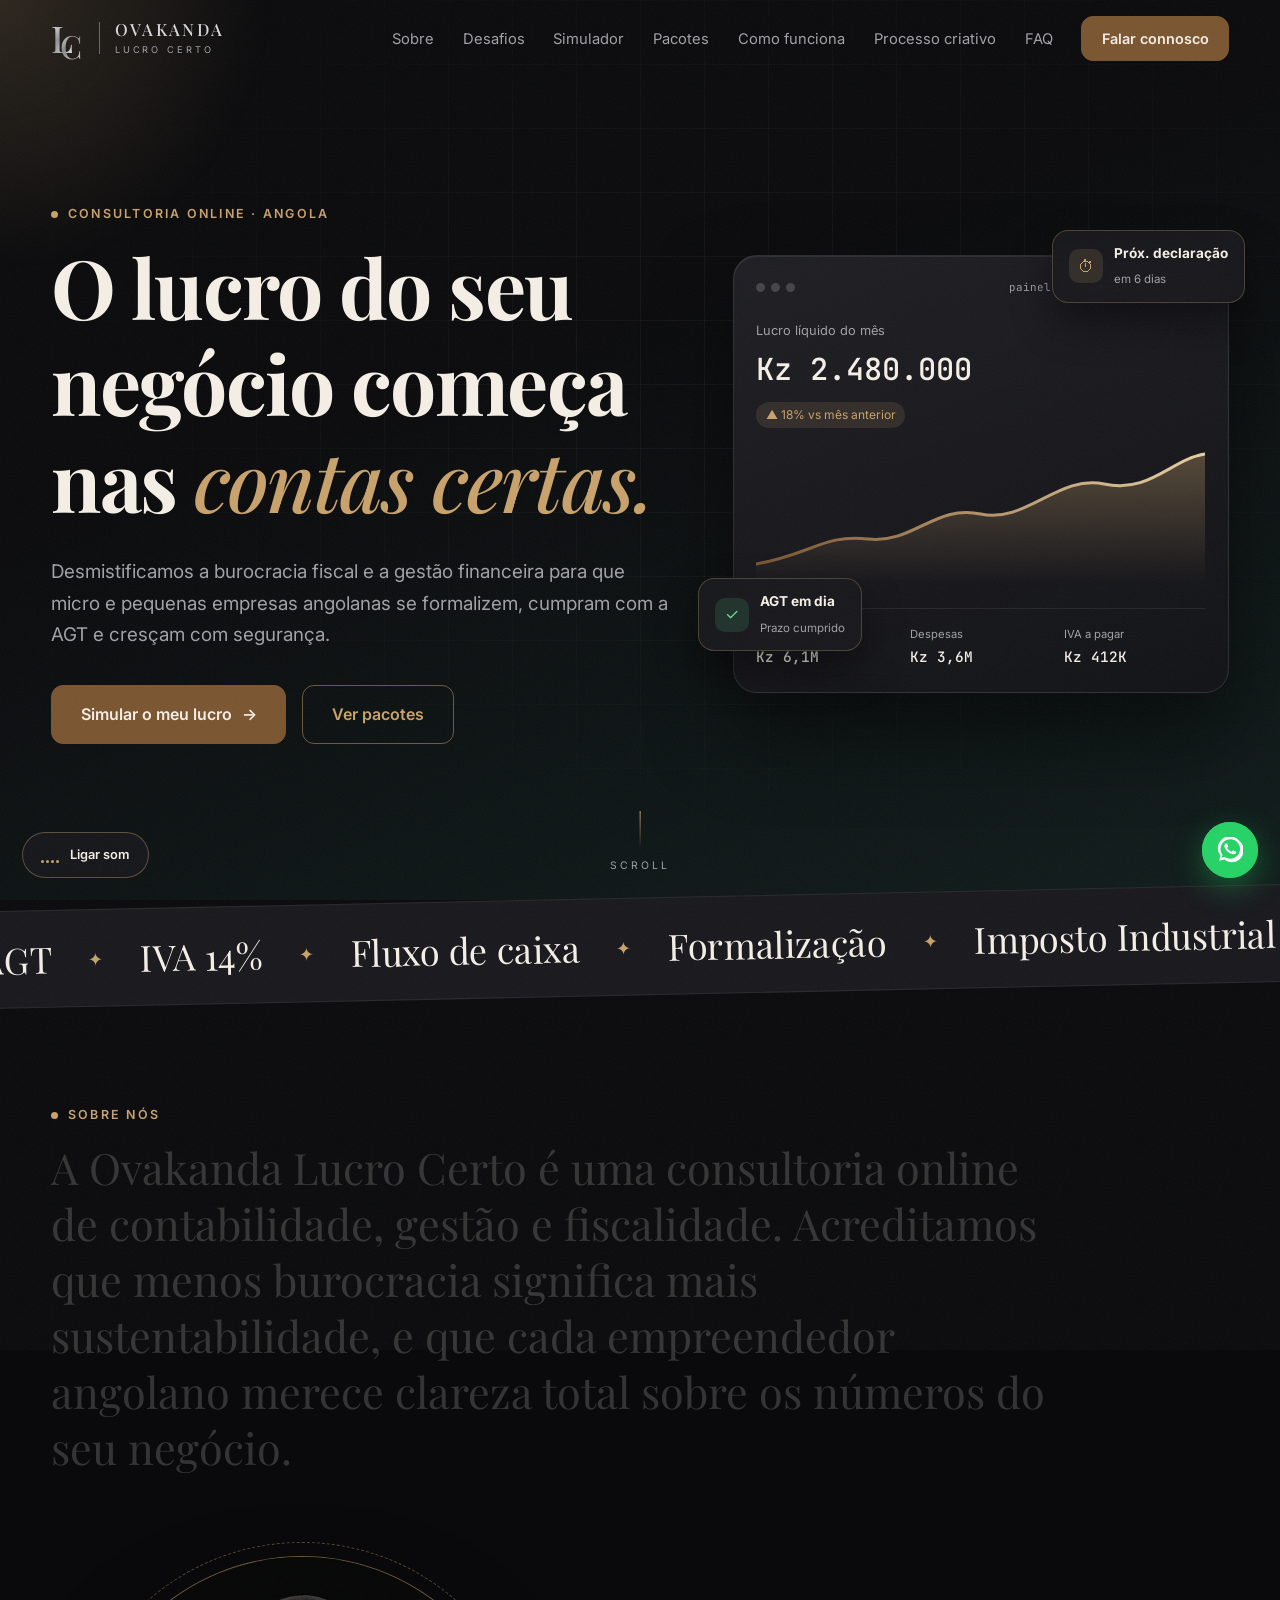
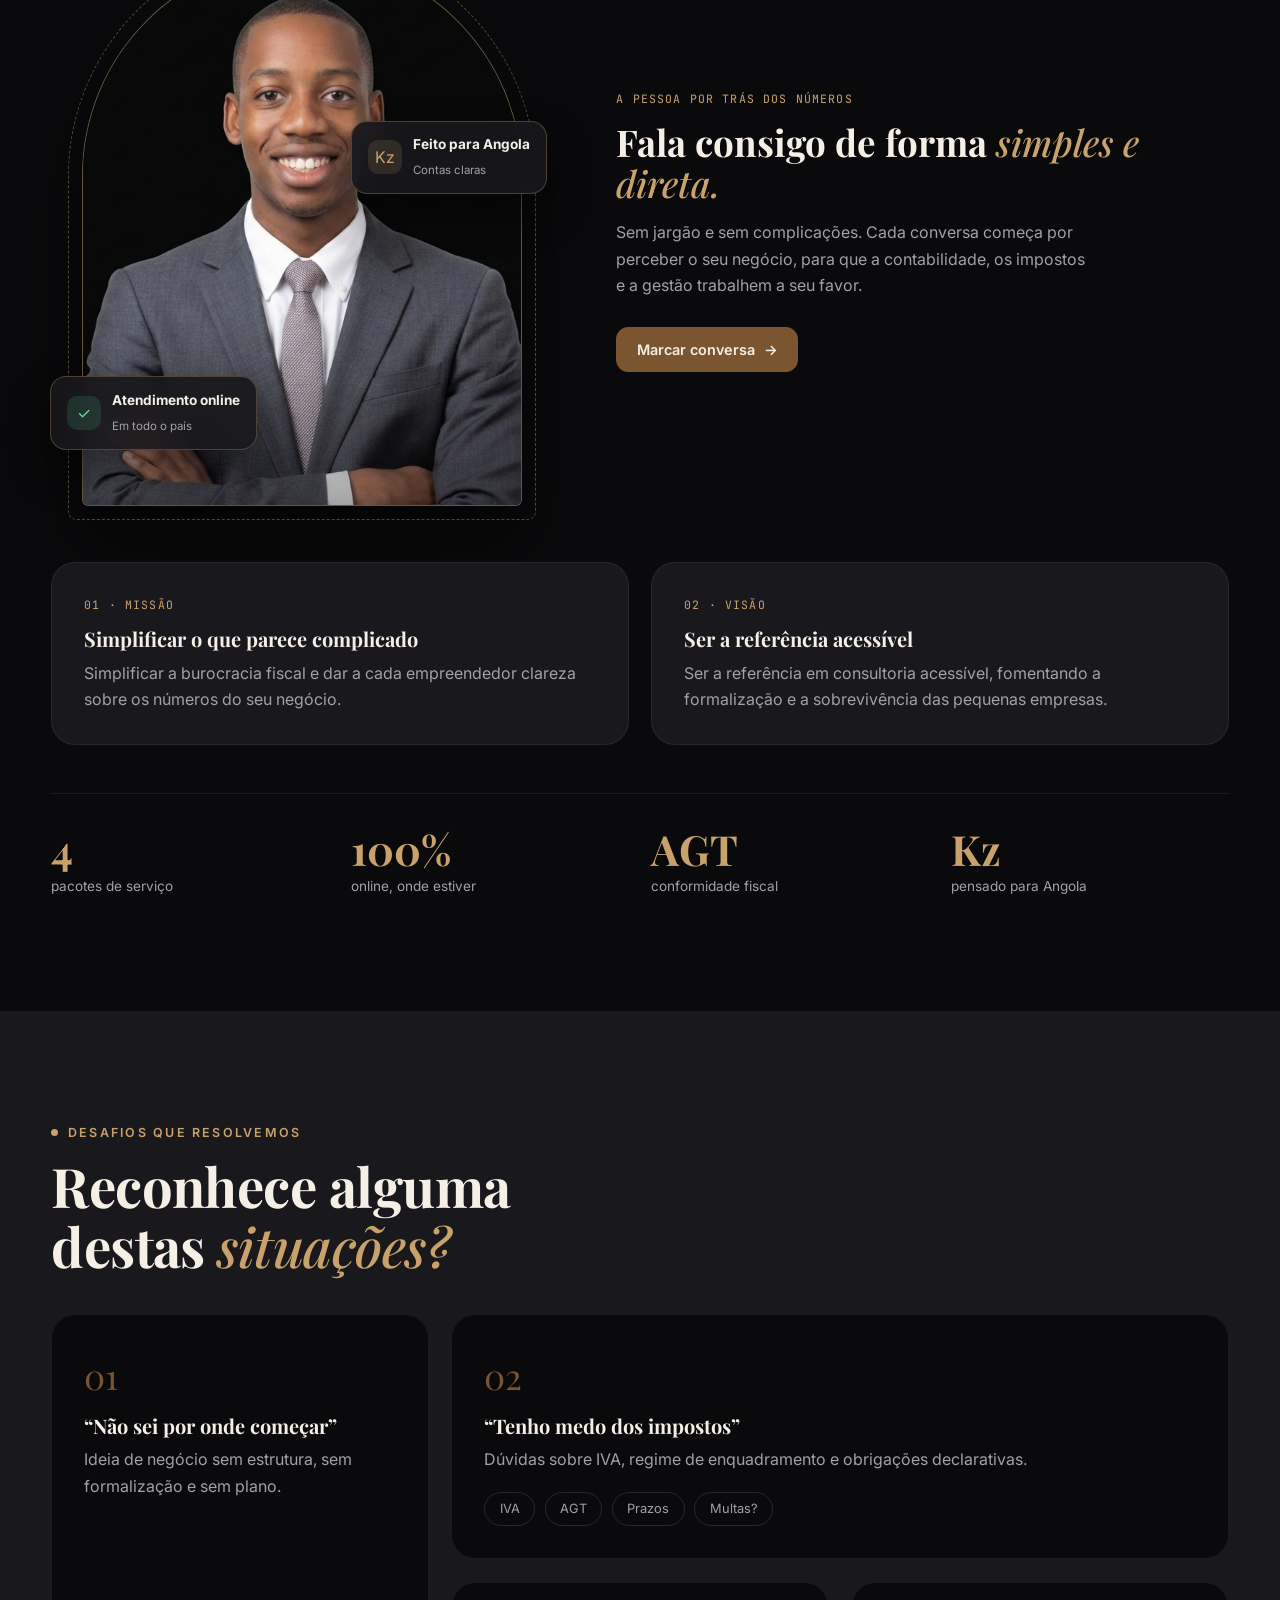
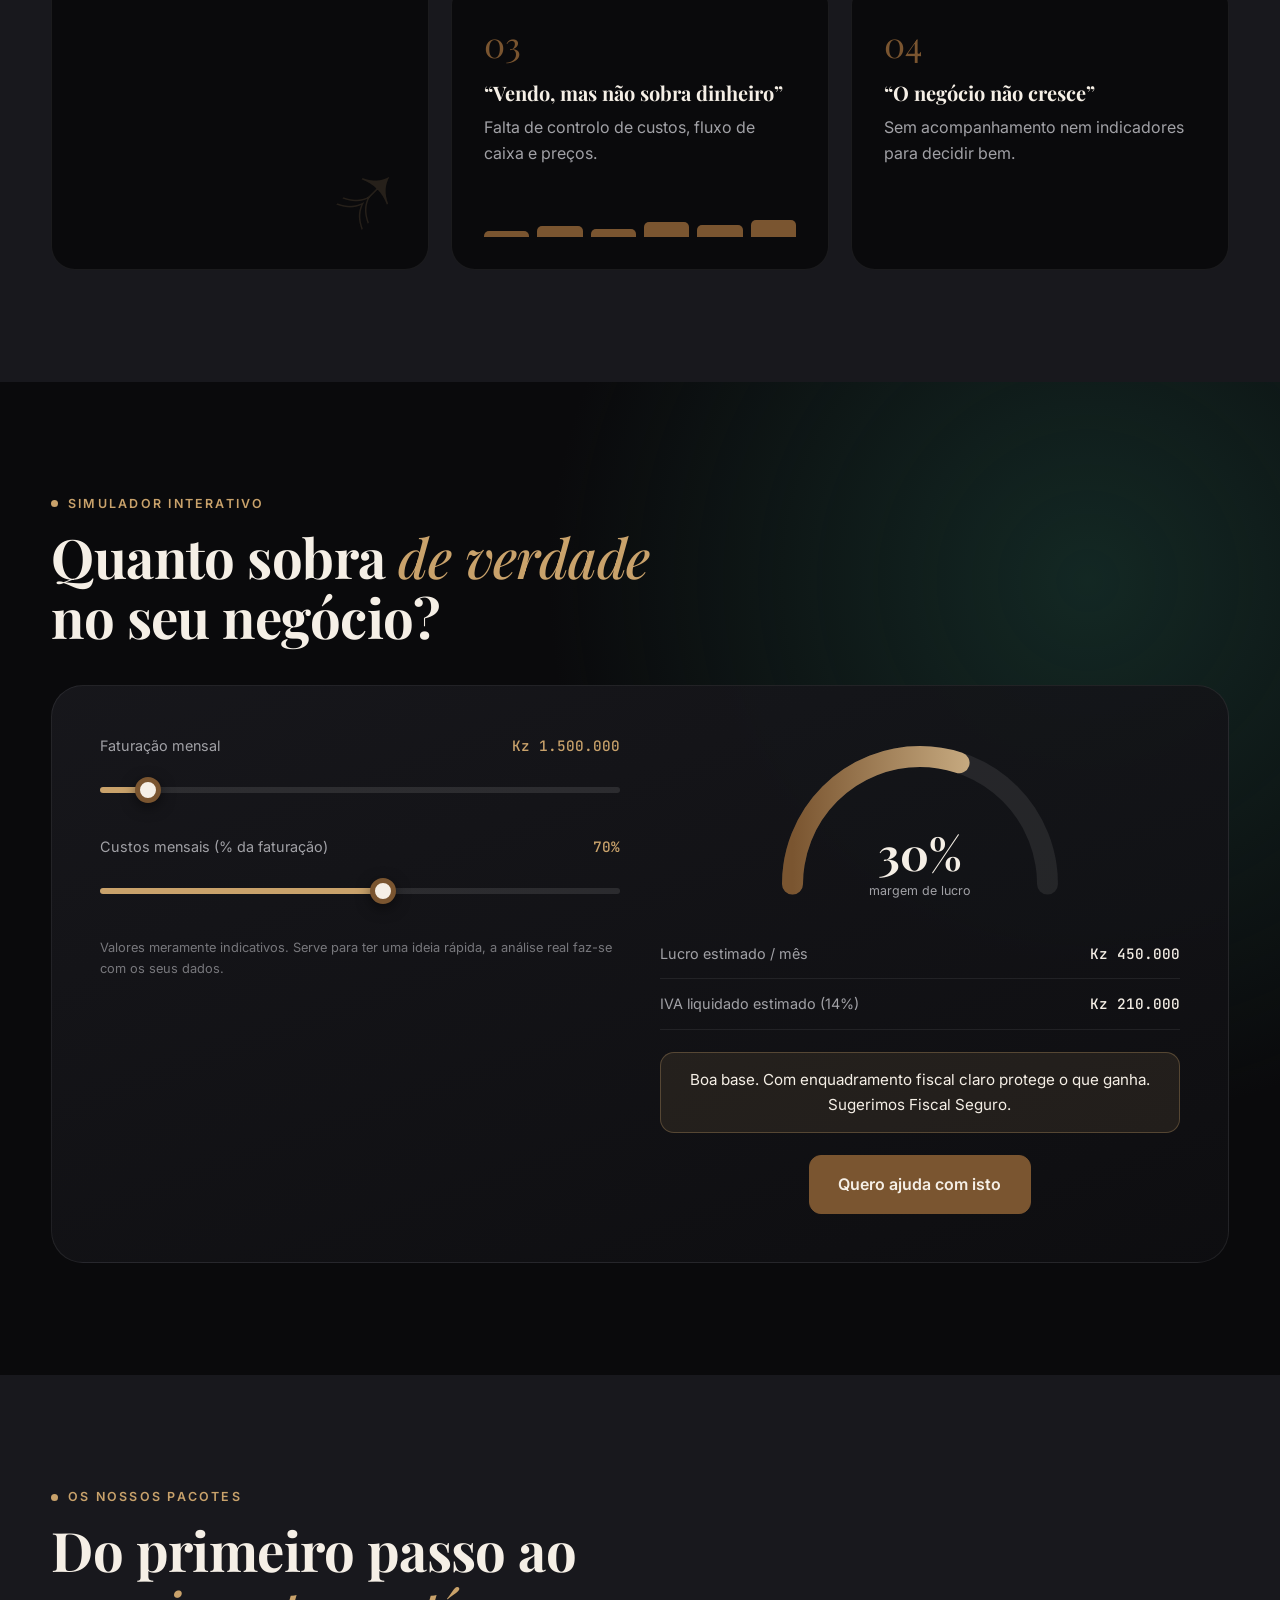
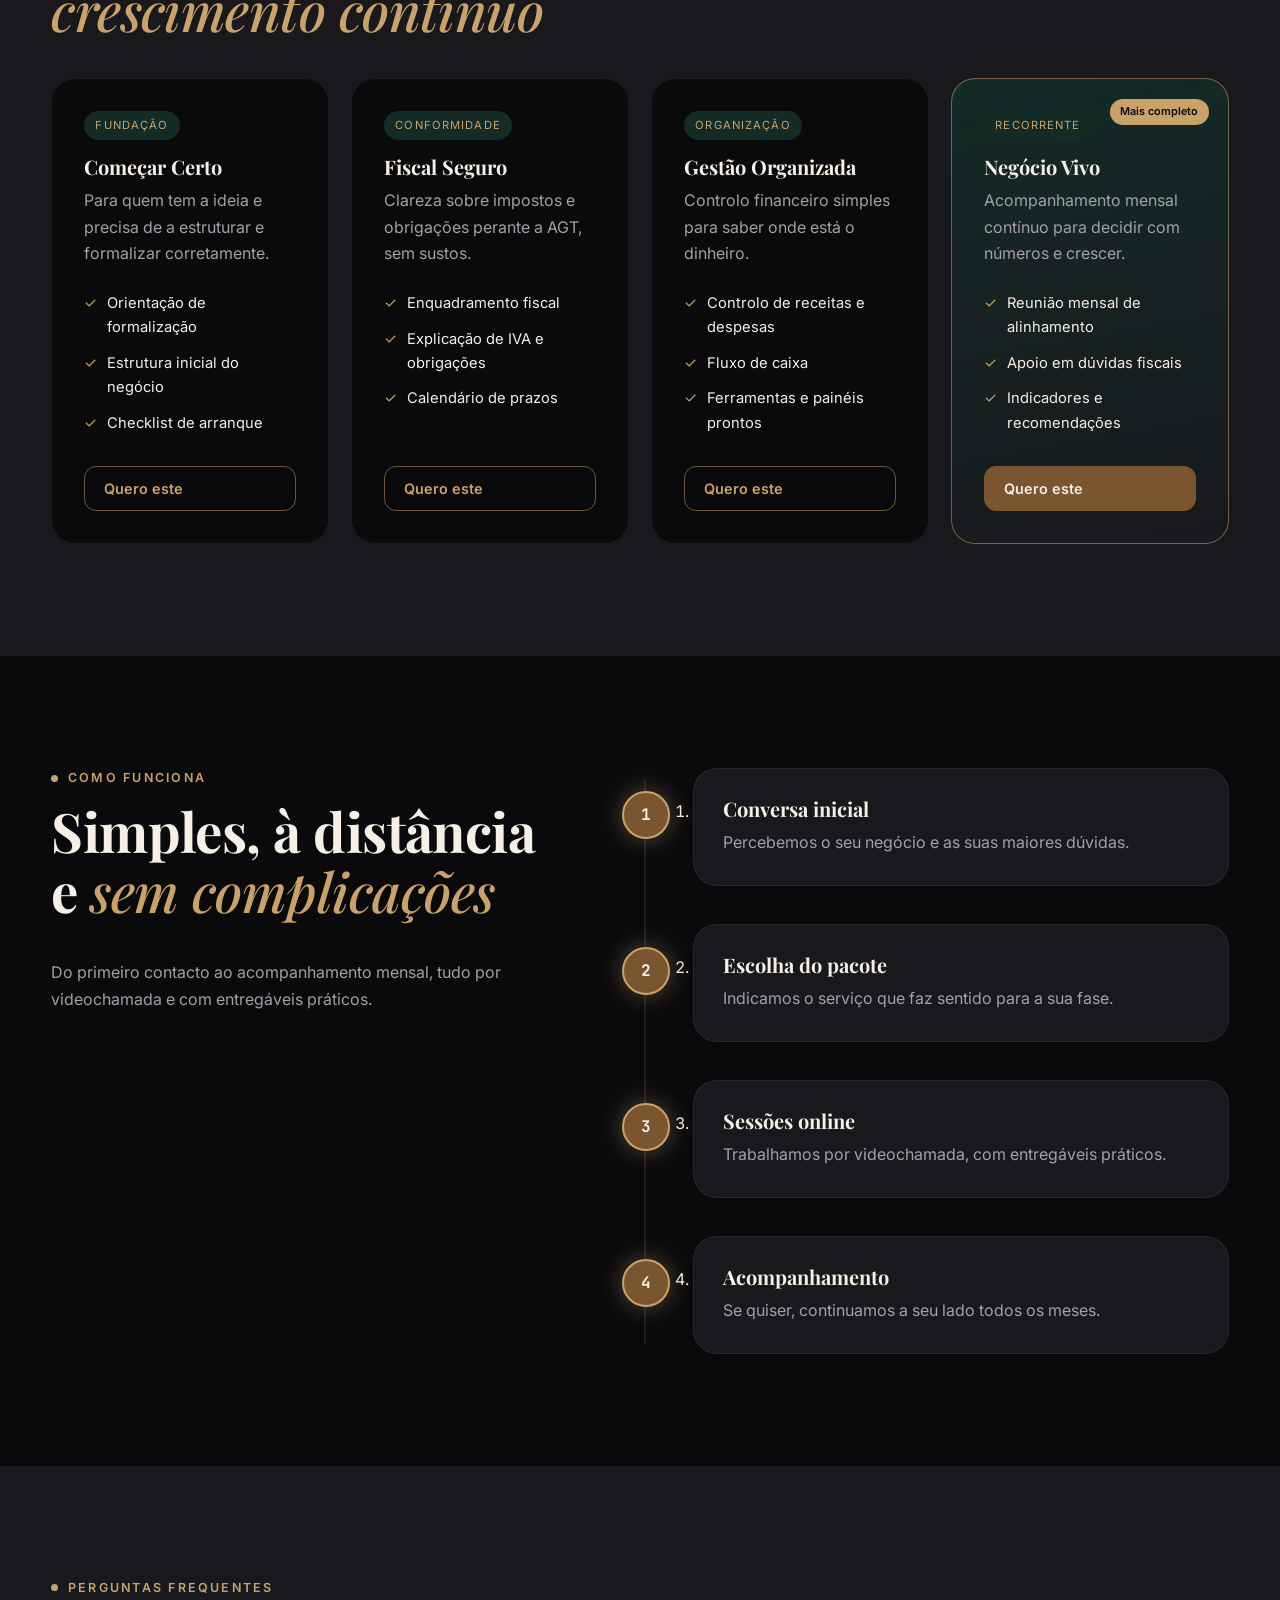
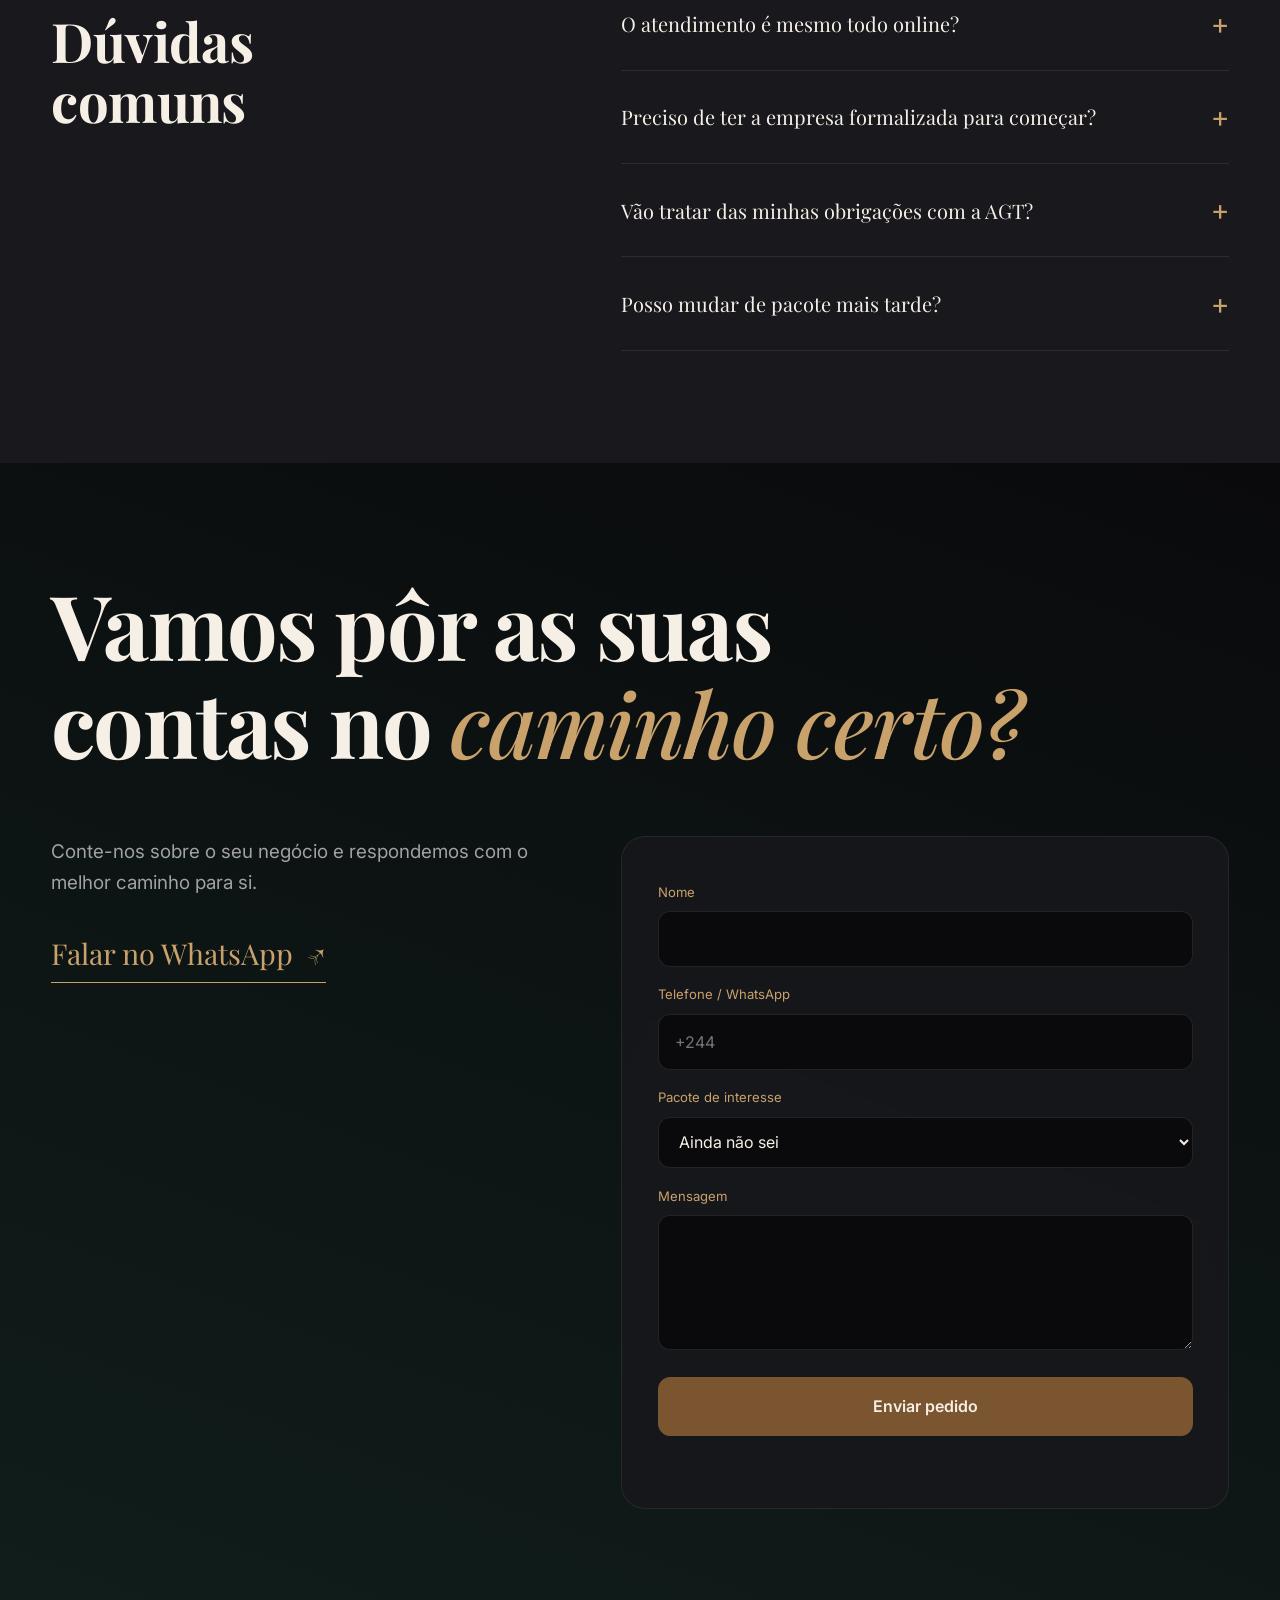
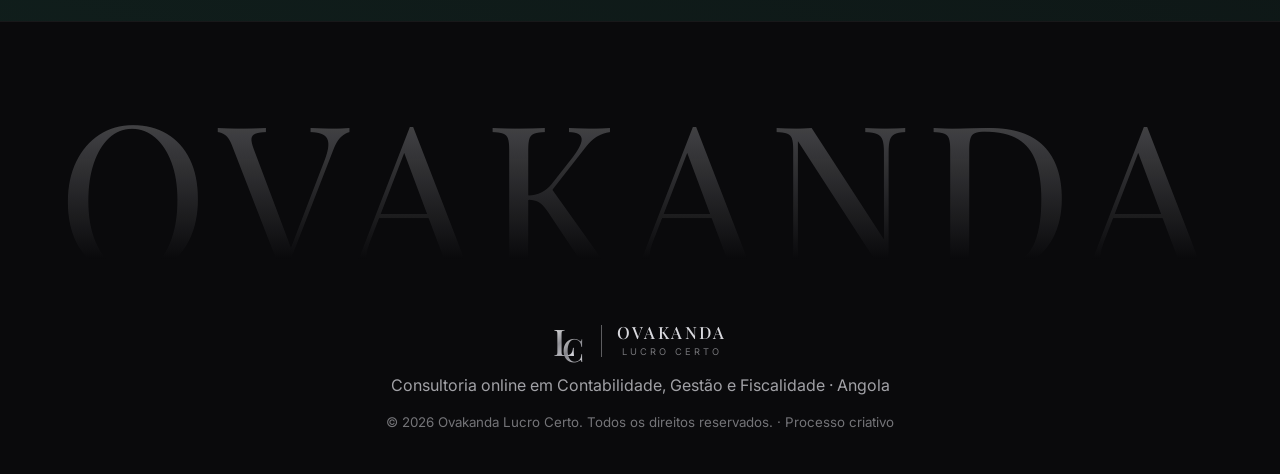
<file: index.html>
<!DOCTYPE html>
<html lang="pt-AO">
<head>
  <meta charset="UTF-8">
  <meta name="viewport" content="width=device-width, initial-scale=1.0">
  <title>Ovakanda · Lucro Certo | Consultoria Online em Contabilidade, Gestão e Fiscalidade em Angola</title>
  <meta name="description" content="Ovakanda Lucro Certo: consultoria online para micro e pequenas empresas em Angola. Formalização, fiscalidade (AGT/IVA), gestão financeira e acompanhamento mensal.">
  <meta name="theme-color" content="#0A0A0C">
  <link rel="preconnect" href="https://fonts.googleapis.com">
  <link rel="preconnect" href="https://fonts.gstatic.com" crossorigin>
  <link href="https://fonts.googleapis.com/css2?family=Inter:wght@400;500;600;700&family=JetBrains+Mono:wght@400;500&family=Playfair+Display:ital,wght@0,500;0,700;1,500&display=swap" rel="stylesheet">
  <link rel="stylesheet" href="style.css">
</head>
<body>
  <!-- Preloader -->
  <div class="loader" id="loader" aria-hidden="true">
    <div class="monogram big"><b>L</b><i>C</i></div>
    <div class="loader-count"><span id="loader-num">0</span>%</div>
    <div class="loader-bar"><span id="loader-bar"></span></div>
  </div>

  <div class="progress" id="progress"></div>
  <div class="cursor" id="cursor" aria-hidden="true"><span id="cursor-label"></span></div>
  <div class="grain" aria-hidden="true"></div>

  <header class="nav" id="nav">
    <a href="#inicio" class="brand" id="logo-link" aria-label="Ovakanda Lucro Certo">
      <span class="monogram"><b>L</b><i>C</i></span>
      <span class="brand-sep"></span>
      <span class="brand-text"><strong>OVAKANDA</strong><small>LUCRO CERTO</small></span>
    </a>
    <nav aria-label="Principal">
      <ul class="nav-links" id="nav-links">
        <li><a href="#sobre">Sobre</a></li>
        <li><a href="#desafios">Desafios</a></li>
        <li><a href="#simulador">Simulador</a></li>
        <li><a href="#pacotes">Pacotes</a></li>
        <li><a href="#processo">Como funciona</a></li>
        <li><a href="processo-criativo.html" id="nav-processo">Processo criativo</a></li>
        <li><a href="#faq">FAQ</a></li>
        <li><a href="#contacto" class="btn btn-sm magnetic" id="nav-cta">Falar connosco</a></li>
      </ul>
    </nav>
    <button class="burger" id="burger" aria-label="Abrir menu" aria-expanded="false"><span></span><span></span></button>
  </header>

  <main>
    <!-- HERO -->
    <section class="hero" id="inicio">
      <div class="hero-grid" aria-hidden="true"></div>
      <div class="spot" id="spot" aria-hidden="true"></div>
      <div class="container hero-inner">
        <div class="hero-copy">
          <p class="eyebrow"><span class="dot"></span> Consultoria online · Angola</p>
          <h1 class="split-lines" id="hero-title">
            <span class="line"><span>O lucro do seu</span></span>
            <span class="line"><span>negócio começa</span></span>
            <span class="line"><span>nas <em>contas certas.</em></span></span>
          </h1>
          <p class="lead fade-up">Desmistificamos a burocracia fiscal e a gestão financeira para que micro e pequenas empresas angolanas se formalizem, cumpram com a AGT e cresçam com segurança.</p>
          <div class="hero-actions fade-up">
            <a href="#simulador" class="btn magnetic" id="hero-cta" data-cursor="Testar">Simular o meu lucro <span class="arr">→</span></a>
            <a href="#pacotes" class="btn btn-ghost magnetic" id="hero-cta-2">Ver pacotes</a>
          </div>
        </div>

        <div class="hero-visual fade-up" id="tilt-wrap">
          <div class="dash tilt" id="dash">
            <div class="dash-top">
              <span class="dots"><i></i><i></i><i></i></span>
              <span class="mono">painel · exemplo ilustrativo</span>
            </div>
            <div class="dash-kpi">
              <small>Lucro líquido do mês</small>
              <strong>Kz <span data-count="2480000">0</span></strong>
              <span class="chip up">▲ <span data-count="18">0</span>% vs mês anterior</span>
            </div>
            <svg class="chart" viewBox="0 0 400 140" preserveAspectRatio="none" aria-hidden="true">
              <defs>
                <linearGradient id="g1" x1="0" x2="0" y1="0" y2="1"><stop offset="0" stop-color="#C9A26B" stop-opacity=".35"/><stop offset="1" stop-color="#C9A26B" stop-opacity="0"/></linearGradient>
                <linearGradient id="g2" x1="0" x2="1"><stop offset="0" stop-color="#7A5530"/><stop offset="1" stop-color="#E8CFA3"/></linearGradient>
              </defs>
              <path class="area" d="M0 120 C50 110 60 90 100 95 S160 60 200 70 S270 30 310 40 S370 15 400 10 L400 140 L0 140Z" fill="url(#g1)"/>
              <path class="line-draw" d="M0 120 C50 110 60 90 100 95 S160 60 200 70 S270 30 310 40 S370 15 400 10" fill="none" stroke="url(#g2)" stroke-width="3" stroke-linecap="round"/>
            </svg>
            <div class="dash-row">
              <div><small>Receitas</small><b>Kz 6,1M</b></div>
              <div><small>Despesas</small><b>Kz 3,6M</b></div>
              <div><small>IVA a pagar</small><b>Kz 412K</b></div>
            </div>
          </div>
          <div class="float-card f1 tilt-child"><span class="ico ok">✓</span><div><b>AGT em dia</b><small>Prazo cumprido</small></div></div>
          <div class="float-card f2 tilt-child"><span class="ico">⏱</span><div><b>Próx. declaração</b><small>em 6 dias</small></div></div>
        </div>
      </div>
      <div class="scroll-hint" aria-hidden="true"><span></span> scroll</div>
    </section>

    <!-- MARQUEE -->
    <div class="marquee" aria-hidden="true">
      <div class="marquee-track">
        <span>AGT</span><span class="sep">✦</span><span>IVA 14%</span><span class="sep">✦</span><span>Fluxo de caixa</span><span class="sep">✦</span><span>Formalização</span><span class="sep">✦</span><span>Imposto Industrial</span><span class="sep">✦</span><span>Gestão financeira</span><span class="sep">✦</span><span>100% online</span><span class="sep">✦</span><span>Kwanzas</span><span class="sep">✦</span>
        <span>AGT</span><span class="sep">✦</span><span>IVA 14%</span><span class="sep">✦</span><span>Fluxo de caixa</span><span class="sep">✦</span><span>Formalização</span><span class="sep">✦</span><span>Imposto Industrial</span><span class="sep">✦</span><span>Gestão financeira</span><span class="sep">✦</span><span>100% online</span><span class="sep">✦</span><span>Kwanzas</span><span class="sep">✦</span>
      </div>
    </div>

    <!-- SOBRE -->
    <section class="section about" id="sobre">
      <div class="container">
        <p class="eyebrow reveal"><span class="dot"></span> Sobre nós</p>
        <p class="scrub" id="scrub">A Ovakanda Lucro Certo é uma consultoria online de contabilidade, gestão e fiscalidade. Acreditamos que menos burocracia significa mais sustentabilidade, e que cada empreendedor angolano merece clareza total sobre os números do seu negócio.</p>
        <div class="founder" id="consultor">
          <figure class="portrait reveal" id="portrait">
            <div class="arch">
              <img src="consultor.jpg" alt="Consultor da Ovakanda Lucro Certo, de fato cinzento e braços cruzados, a sorrir" width="1024" height="924" loading="lazy" onerror="this.closest('.founder').classList.add('no-photo')">
            </div>
            <span class="ring" aria-hidden="true"></span>
            <div class="float-card pf1"><span class="ico ok">✓</span><div><b>Atendimento online</b><small>Em todo o país</small></div></div>
            <div class="float-card pf2"><span class="ico">Kz</span><div><b>Feito para Angola</b><small>Contas claras</small></div></div>
          </figure>
          <div class="founder-copy reveal">
            <span class="mono tagline">A pessoa por trás dos números</span>
            <h3>Fala consigo de forma <em>simples e direta.</em></h3>
            <p>Sem jargão e sem complicações. Cada conversa começa por perceber o seu negócio, para que a contabilidade, os impostos e a gestão trabalhem a seu favor.</p>
            <a href="#contacto" class="btn btn-sm magnetic" id="founder-cta">Marcar conversa <span class="arr">→</span></a>
          </div>
        </div>
        <div class="mv">
          <article class="card reveal spotlight"><span class="mono tagline">01 · Missão</span><h3>Simplificar o que parece complicado</h3><p>Simplificar a burocracia fiscal e dar a cada empreendedor clareza sobre os números do seu negócio.</p></article>
          <article class="card reveal spotlight"><span class="mono tagline">02 · Visão</span><h3>Ser a referência acessível</h3><p>Ser a referência em consultoria acessível, fomentando a formalização e a sobrevivência das pequenas empresas.</p></article>
        </div>
        <ul class="stats">
          <li class="reveal"><strong data-count="4">0</strong><span>pacotes de serviço</span></li>
          <li class="reveal"><strong><span data-count="100">0</span>%</strong><span>online, onde estiver</span></li>
          <li class="reveal"><strong>AGT</strong><span>conformidade fiscal</span></li>
          <li class="reveal"><strong>Kz</strong><span>pensado para Angola</span></li>
        </ul>
      </div>
    </section>

    <!-- DESAFIOS (bento) -->
    <section class="section alt" id="desafios">
      <div class="container">
        <p class="eyebrow reveal"><span class="dot"></span> Desafios que resolvemos</p>
        <h2 class="reveal">Reconhece alguma<br>destas <em>situações?</em></h2>
        <div class="bento">
          <article class="card spotlight b1 reveal"><span class="num">01</span><h3>“Não sei por onde começar”</h3><p>Ideia de negócio sem estrutura, sem formalização e sem plano.</p><div class="deco rocket" aria-hidden="true">↗</div></article>
          <article class="card spotlight b2 reveal"><span class="num">02</span><h3>“Tenho medo dos impostos”</h3><p>Dúvidas sobre IVA, regime de enquadramento e obrigações declarativas.</p>
            <div class="fear" aria-hidden="true"><span>IVA</span><span>AGT</span><span>Prazos</span><span>Multas?</span></div></article>
          <article class="card spotlight b3 reveal"><span class="num">03</span><h3>“Vendo, mas não sobra dinheiro”</h3><p>Falta de controlo de custos, fluxo de caixa e preços.</p>
            <div class="bars" aria-hidden="true"><i style="--h:30%"></i><i style="--h:55%"></i><i style="--h:40%"></i><i style="--h:75%"></i><i style="--h:60%"></i><i style="--h:90%"></i></div></article>
          <article class="card spotlight b4 reveal"><span class="num">04</span><h3>“O negócio não cresce”</h3><p>Sem acompanhamento nem indicadores para decidir bem.</p></article>
        </div>
      </div>
    </section>

    <!-- SIMULADOR -->
    <section class="section sim" id="simulador">
      <div class="container">
        <p class="eyebrow reveal"><span class="dot"></span> Simulador interativo</p>
        <h2 class="reveal">Quanto sobra <em>de verdade</em><br>no seu negócio?</h2>
        <div class="sim-box reveal">
          <div class="sim-controls">
            <div class="ctrl">
              <label for="s-fat">Faturação mensal <b id="o-fat" class="mono">Kz 1.500.000</b></label>
              <input type="range" id="s-fat" min="100000" max="20000000" step="50000" value="1500000">
            </div>
            <div class="ctrl">
              <label for="s-custo">Custos mensais (% da faturação) <b id="o-custo" class="mono">70%</b></label>
              <input type="range" id="s-custo" min="10" max="120" step="1" value="70">
            </div>
            <p class="small">Valores meramente indicativos. Serve para ter uma ideia rápida, a análise real faz-se com os seus dados.</p>
          </div>
          <div class="sim-out">
            <div class="gauge">
              <svg viewBox="0 0 200 110" aria-hidden="true">
                <path d="M15 100 A85 85 0 0 1 185 100" fill="none" stroke="rgba(255,255,255,.08)" stroke-width="14" stroke-linecap="round"/>
                <path id="gauge-arc" d="M15 100 A85 85 0 0 1 185 100" fill="none" stroke="url(#gg)" stroke-width="14" stroke-linecap="round" pathLength="100" stroke-dasharray="0 100"/>
                <defs><linearGradient id="gg" x1="0" x2="1"><stop offset="0" stop-color="#7A5530"/><stop offset="1" stop-color="#E8CFA3"/></linearGradient></defs>
              </svg>
              <div class="gauge-val"><strong id="o-margem">30%</strong><small>margem de lucro</small></div>
            </div>
            <ul class="sim-rows">
              <li><span>Lucro estimado / mês</span><b id="o-lucro" class="mono">Kz 450.000</b></li>
              <li><span>IVA liquidado estimado (14%)</span><b id="o-iva" class="mono">Kz 210.000</b></li>
            </ul>
            <div class="verdict" id="o-verdict"></div>
            <a href="#contacto" class="btn magnetic" id="sim-cta" data-pkg-link>Quero ajuda com isto</a>
          </div>
        </div>
      </div>
    </section>

    <!-- PACOTES -->
    <section class="section alt" id="pacotes">
      <div class="container">
        <p class="eyebrow reveal"><span class="dot"></span> Os nossos pacotes</p>
        <h2 class="reveal">Do primeiro passo ao<br><em>crescimento contínuo</em></h2>
        <div class="grid four packages">
          <article class="card pkg spotlight reveal">
            <span class="tag">Fundação</span><h3>Começar Certo</h3>
            <p>Para quem tem a ideia e precisa de a estruturar e formalizar corretamente.</p>
            <ul><li>Orientação de formalização</li><li>Estrutura inicial do negócio</li><li>Checklist de arranque</li></ul>
            <a href="#contacto" class="btn btn-ghost btn-sm" data-pkg="Começar Certo">Quero este</a>
          </article>
          <article class="card pkg spotlight reveal">
            <span class="tag">Conformidade</span><h3>Fiscal Seguro</h3>
            <p>Clareza sobre impostos e obrigações perante a AGT, sem sustos.</p>
            <ul><li>Enquadramento fiscal</li><li>Explicação de IVA e obrigações</li><li>Calendário de prazos</li></ul>
            <a href="#contacto" class="btn btn-ghost btn-sm" data-pkg="Fiscal Seguro">Quero este</a>
          </article>
          <article class="card pkg spotlight reveal">
            <span class="tag">Organização</span><h3>Gestão Organizada</h3>
            <p>Controlo financeiro simples para saber onde está o dinheiro.</p>
            <ul><li>Controlo de receitas e despesas</li><li>Fluxo de caixa</li><li>Ferramentas e painéis prontos</li></ul>
            <a href="#contacto" class="btn btn-ghost btn-sm" data-pkg="Gestão Organizada">Quero este</a>
          </article>
          <article class="card pkg featured spotlight reveal">
            <span class="badge">Mais completo</span>
            <span class="tag">Recorrente</span><h3>Negócio Vivo</h3>
            <p>Acompanhamento mensal contínuo para decidir com números e crescer.</p>
            <ul><li>Reunião mensal de alinhamento</li><li>Apoio em dúvidas fiscais</li><li>Indicadores e recomendações</li></ul>
            <a href="#contacto" class="btn btn-sm" data-pkg="Negócio Vivo">Quero este</a>
          </article>
        </div>
      </div>
    </section>

    <!-- PROCESSO -->
    <section class="section process" id="processo">
      <div class="container split">
        <div class="sticky-col">
          <p class="eyebrow reveal"><span class="dot"></span> Como funciona</p>
          <h2 class="reveal">Simples, à distância e <em>sem complicações</em></h2>
          <p class="reveal">Do primeiro contacto ao acompanhamento mensal, tudo por videochamada e com entregáveis práticos.</p>
        </div>
        <ol class="steps" id="steps">
          <span class="rail"><span id="rail-fill"></span></span>
          <li class="step reveal"><span class="n">1</span><div><h3>Conversa inicial</h3><p>Percebemos o seu negócio e as suas maiores dúvidas.</p></div></li>
          <li class="step reveal"><span class="n">2</span><div><h3>Escolha do pacote</h3><p>Indicamos o serviço que faz sentido para a sua fase.</p></div></li>
          <li class="step reveal"><span class="n">3</span><div><h3>Sessões online</h3><p>Trabalhamos por videochamada, com entregáveis práticos.</p></div></li>
          <li class="step reveal"><span class="n">4</span><div><h3>Acompanhamento</h3><p>Se quiser, continuamos a seu lado todos os meses.</p></div></li>
        </ol>
      </div>
    </section>

    <!-- FAQ -->
    <section class="section alt" id="faq">
      <div class="container split">
        <div class="reveal">
          <p class="eyebrow"><span class="dot"></span> Perguntas frequentes</p>
          <h2>Dúvidas<br>comuns</h2>
        </div>
        <div class="faq">
          <details class="reveal"><summary>O atendimento é mesmo todo online?</summary><p>Sim. Trabalhamos por videochamada e WhatsApp, o que permite atender empreendedores em qualquer província de Angola.</p></details>
          <details class="reveal"><summary>Preciso de ter a empresa formalizada para começar?</summary><p>Não. O pacote Começar Certo existe precisamente para orientar quem ainda está a dar os primeiros passos.</p></details>
          <details class="reveal"><summary>Vão tratar das minhas obrigações com a AGT?</summary><p>Explicamos o seu enquadramento, o IVA e os prazos, para que saiba exatamente o que cumprir e quando.</p></details>
          <details class="reveal"><summary>Posso mudar de pacote mais tarde?</summary><p>Claro. Muitos clientes começam por um pacote pontual e passam depois ao acompanhamento mensal Negócio Vivo.</p></details>
        </div>
      </div>
    </section>


    <!-- CONTACTO -->
    <section class="section contact" id="contacto">
      <div class="container">
        <h2 class="mega reveal">Vamos pôr as suas<br>contas no <em>caminho certo?</em></h2>
        <div class="split">
          <div class="reveal">
            <p class="lead">Conte-nos sobre o seu negócio e respondemos com o melhor caminho para si.</p>
            <a class="wa-link magnetic" id="wa-big" href="#contacto" data-cursor="Olá">Falar no WhatsApp <span class="arr">↗</span></a>
          </div>
          <form class="form reveal" id="contact-form" novalidate>
            <label for="nome">Nome</label>
            <input id="nome" name="nome" type="text" required autocomplete="name">
            <label for="telefone">Telefone / WhatsApp</label>
            <input id="telefone" name="telefone" type="tel" autocomplete="tel" placeholder="+244">
            <label for="pacote">Pacote de interesse</label>
            <select id="pacote" name="pacote">
              <option>Ainda não sei</option><option>Começar Certo</option><option>Fiscal Seguro</option><option>Gestão Organizada</option><option>Negócio Vivo</option>
            </select>
            <label for="mensagem">Mensagem</label>
            <textarea id="mensagem" name="mensagem" rows="4"></textarea>
            <button type="submit" class="btn magnetic" id="submit-btn">Enviar pedido</button>
            <p class="form-msg" id="form-msg" role="status"></p>
          </form>
        </div>
      </div>
    </section>
  </main>

  <footer class="footer">
    <div class="container">
      <div class="footer-word" aria-hidden="true">OVAKANDA</div>
      <div class="footer-row">
        <a href="#inicio" class="brand"><span class="monogram"><b>L</b><i>C</i></span><span class="brand-sep"></span><span class="brand-text"><strong>OVAKANDA</strong><small>LUCRO CERTO</small></span></a>
        <p>Consultoria online em Contabilidade, Gestão e Fiscalidade · Angola</p>
        <small>© <span id="year"></span> Ovakanda Lucro Certo. Todos os direitos reservados. · <a href="processo-criativo.html" class="foot-link" id="foot-processo">Processo criativo</a></small>
      </div>
    </div>
  </footer>

  <a class="wa-float" id="wa-float" href="#contacto" aria-label="Falar no WhatsApp"><svg viewBox="0 0 24 24" width="26" height="26" fill="currentColor" aria-hidden="true"><path d="M20.5 3.5A11 11 0 0 0 3.2 17.4L2 22l4.7-1.2A11 11 0 1 0 20.5 3.5zM12 20a9 9 0 0 1-4.6-1.3l-.3-.2-2.8.7.8-2.7-.2-.3A9 9 0 1 1 12 20zm5-6.7c-.3-.1-1.6-.8-1.8-.9s-.4-.1-.6.1-.7.9-.8 1-.3.2-.6 0a7.400 7.400 0 0 1-3.700-3.200c-.3-.5.3-.5.8-1.500a.5.5 0 0 0 0-.5l-.8-1.900c-.2-.5-.4-.4-.6-.4h-.5a1 1 0 0 0-.7.3 3 3 0 0 0-.9 2.200 5.200 5.200 0 0 0 1.100 2.800 11.900 11.900 0 0 0 4.600 4c1.700.7 2.400.8 3.200.7a2.700 2.700 0 0 0 1.800-1.300 2.200 2.200 0 0 0 .2-1.300c-.1-.1-.3-.2-.6-.3z"/></svg></a>

  <button class="music" id="music-btn" type="button" aria-pressed="false" aria-label="Ligar música de fundo" hidden>
    <span class="eq" aria-hidden="true"><i></i><i></i><i></i><i></i></span>
    <span class="music-label" id="music-label">Música</span>
  </button>
  <div class="yt-hidden" aria-hidden="true"><div id="yt-player"></div></div>

  <script src="script.js"></script>
</body>
</html>
</file>
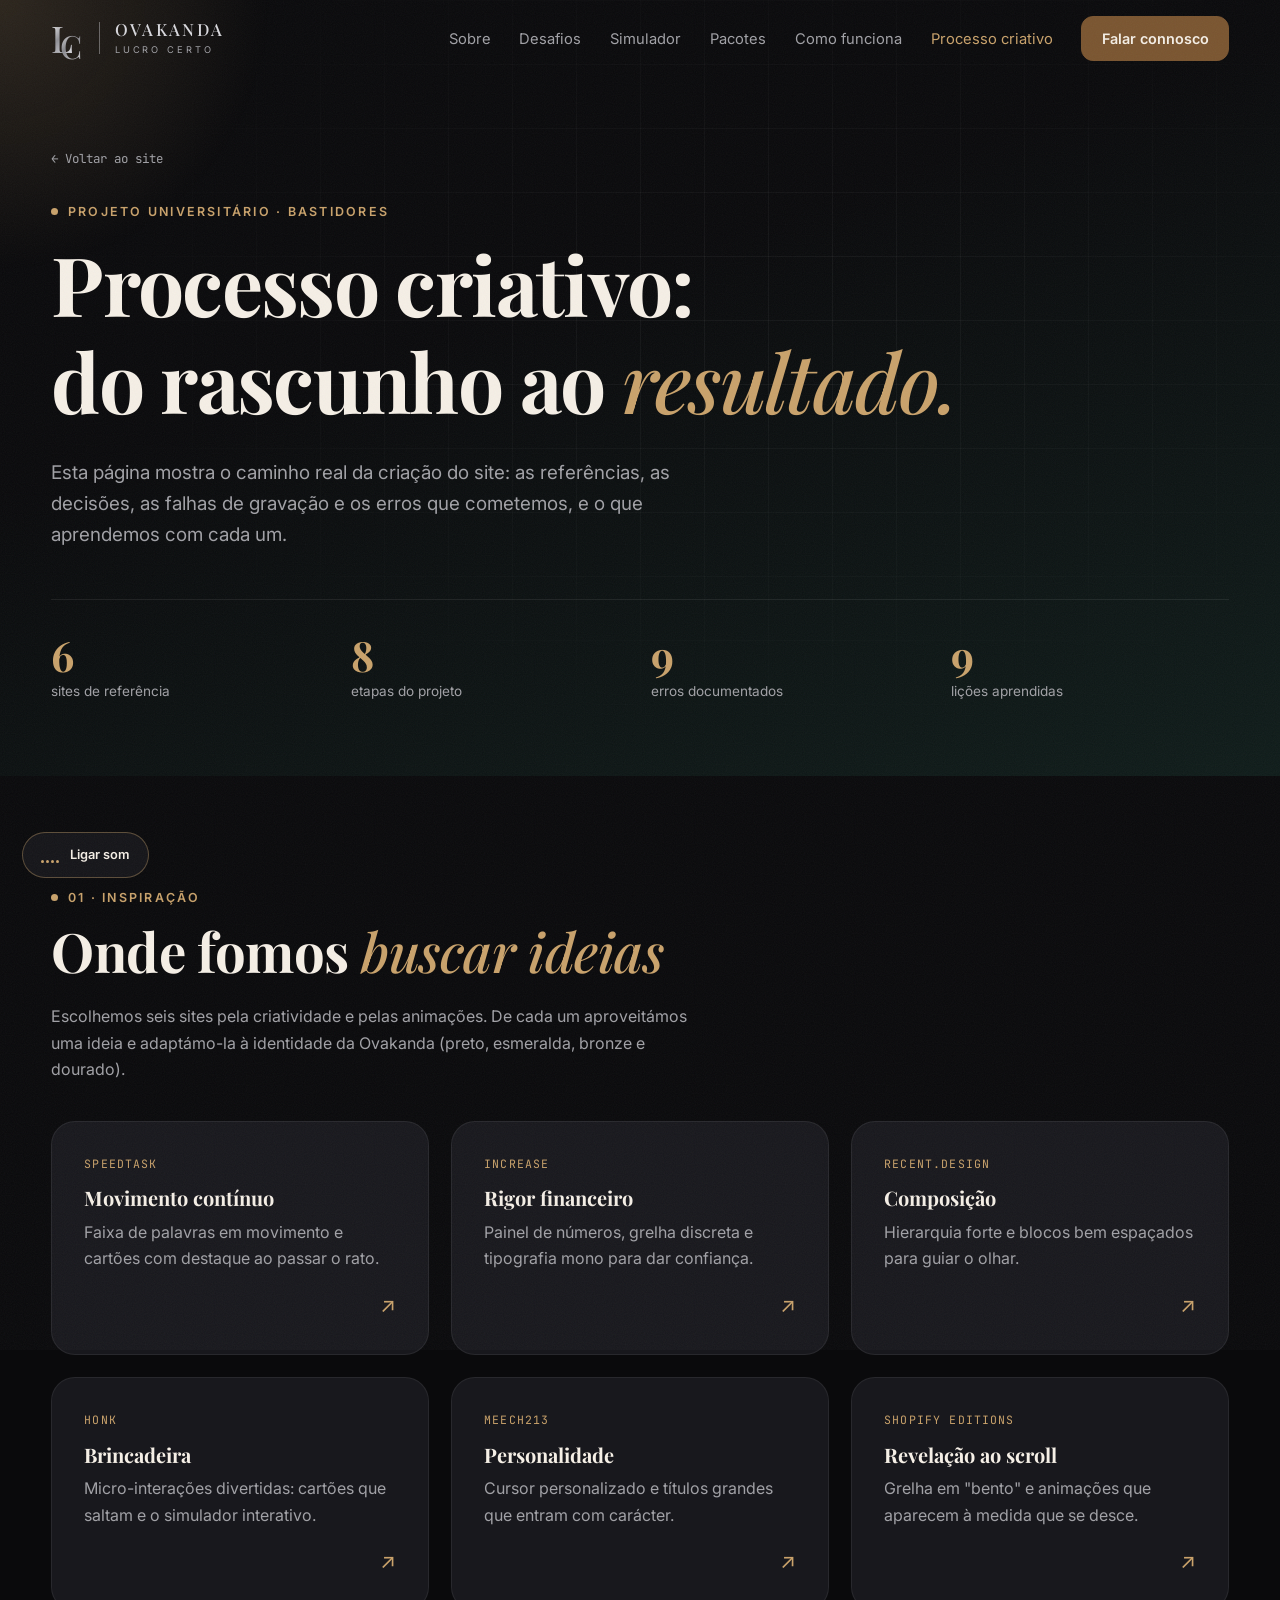
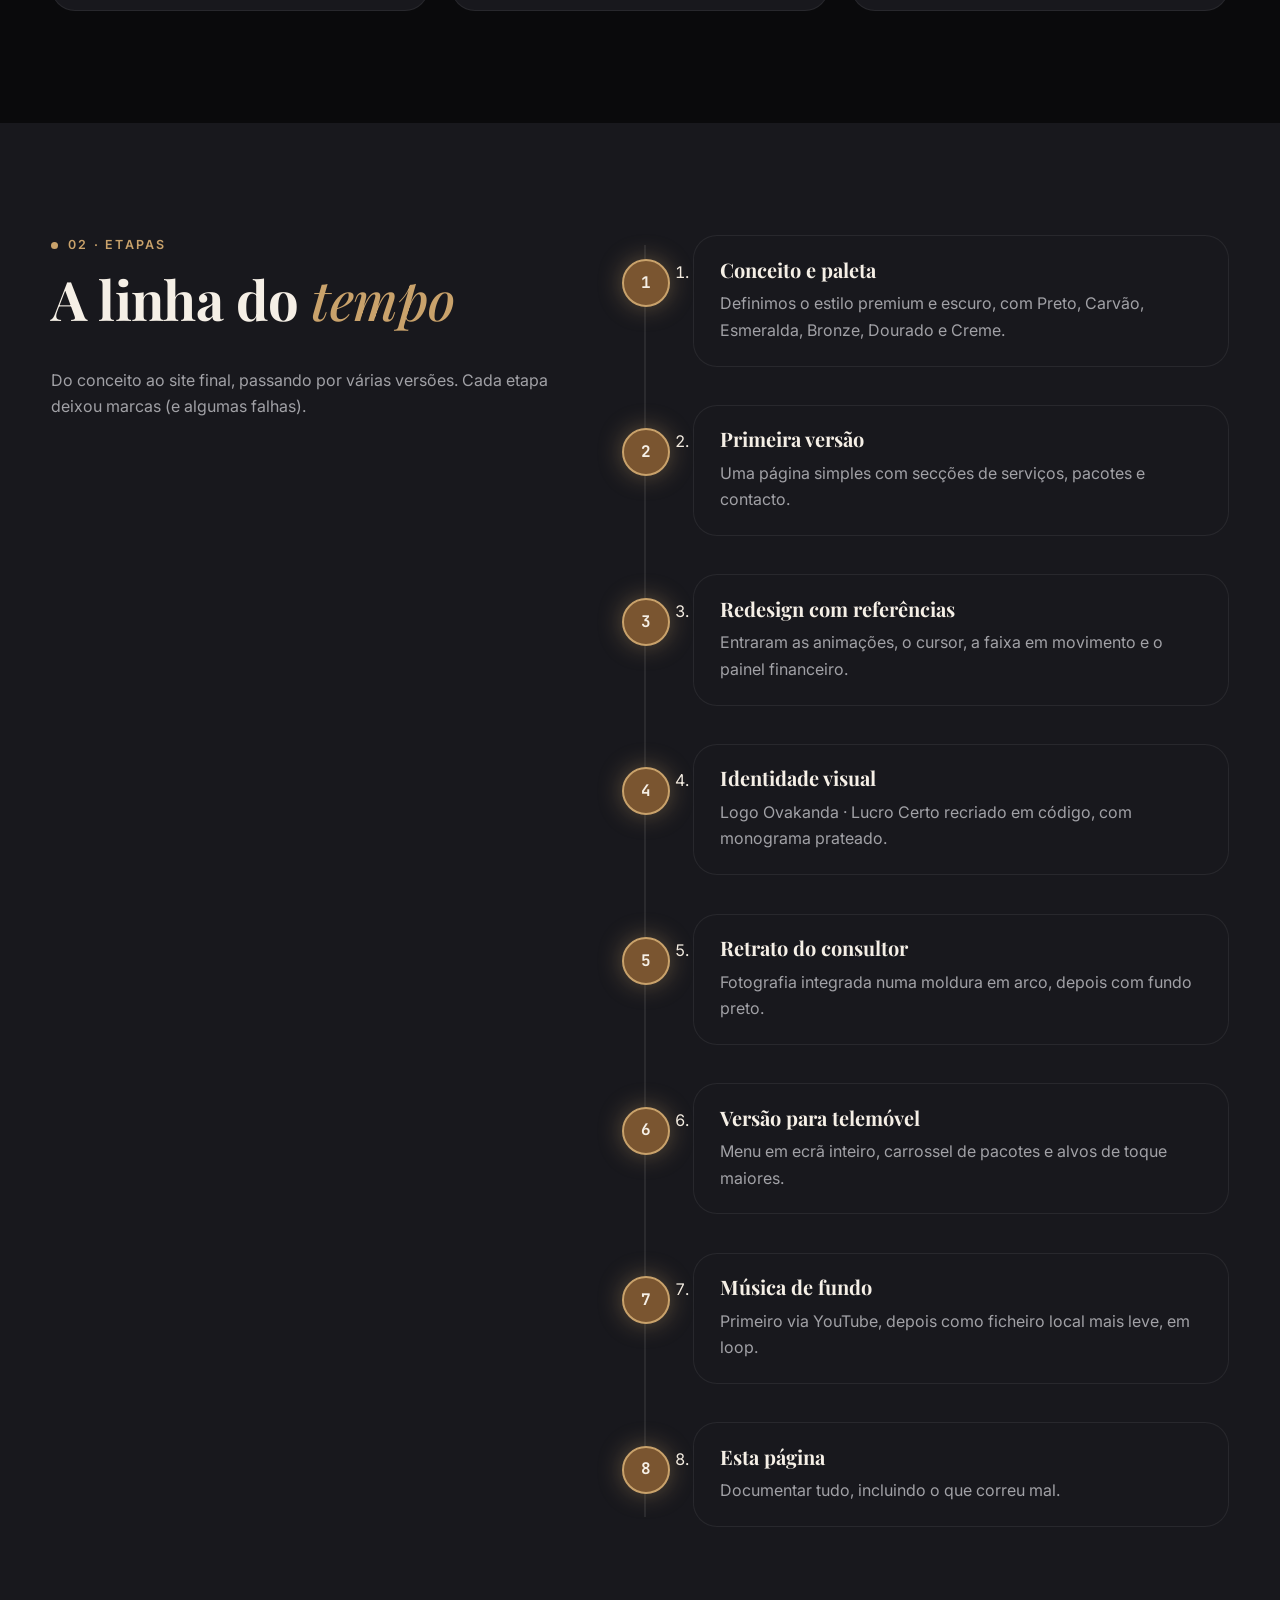
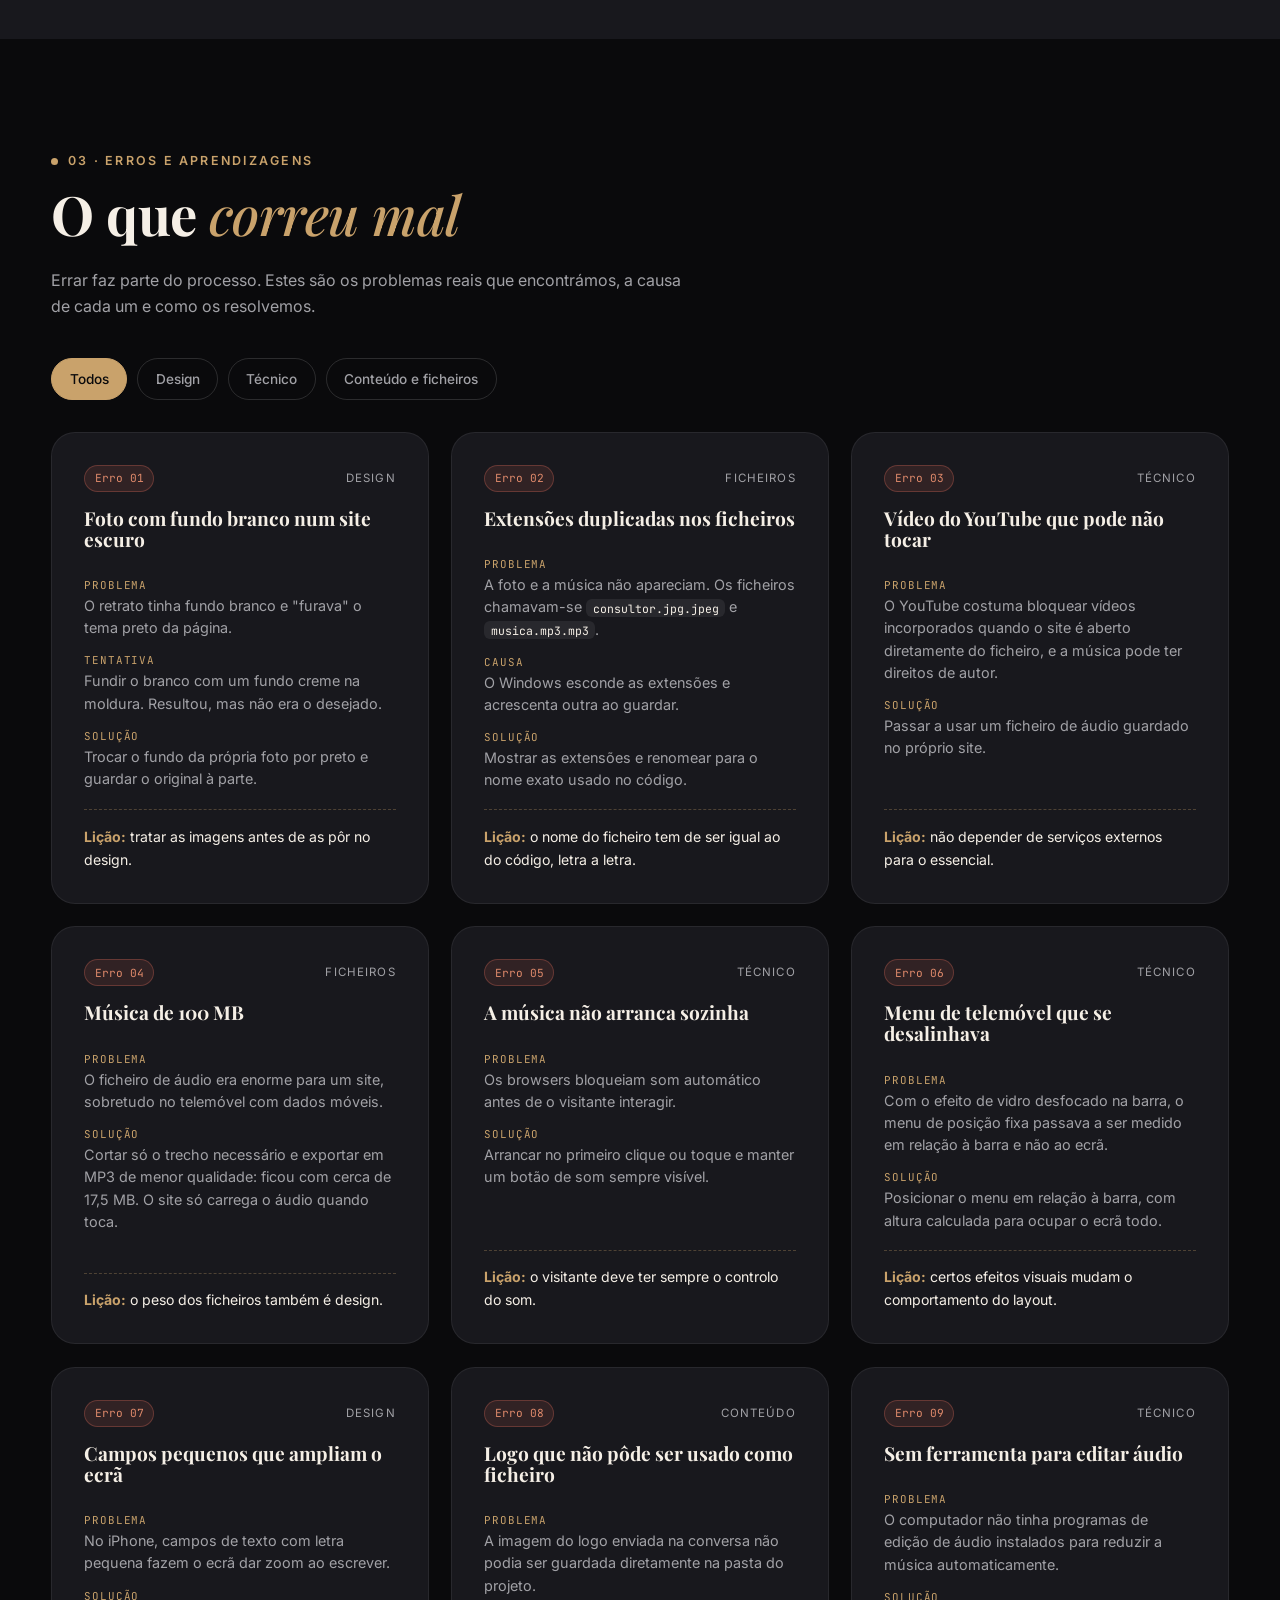
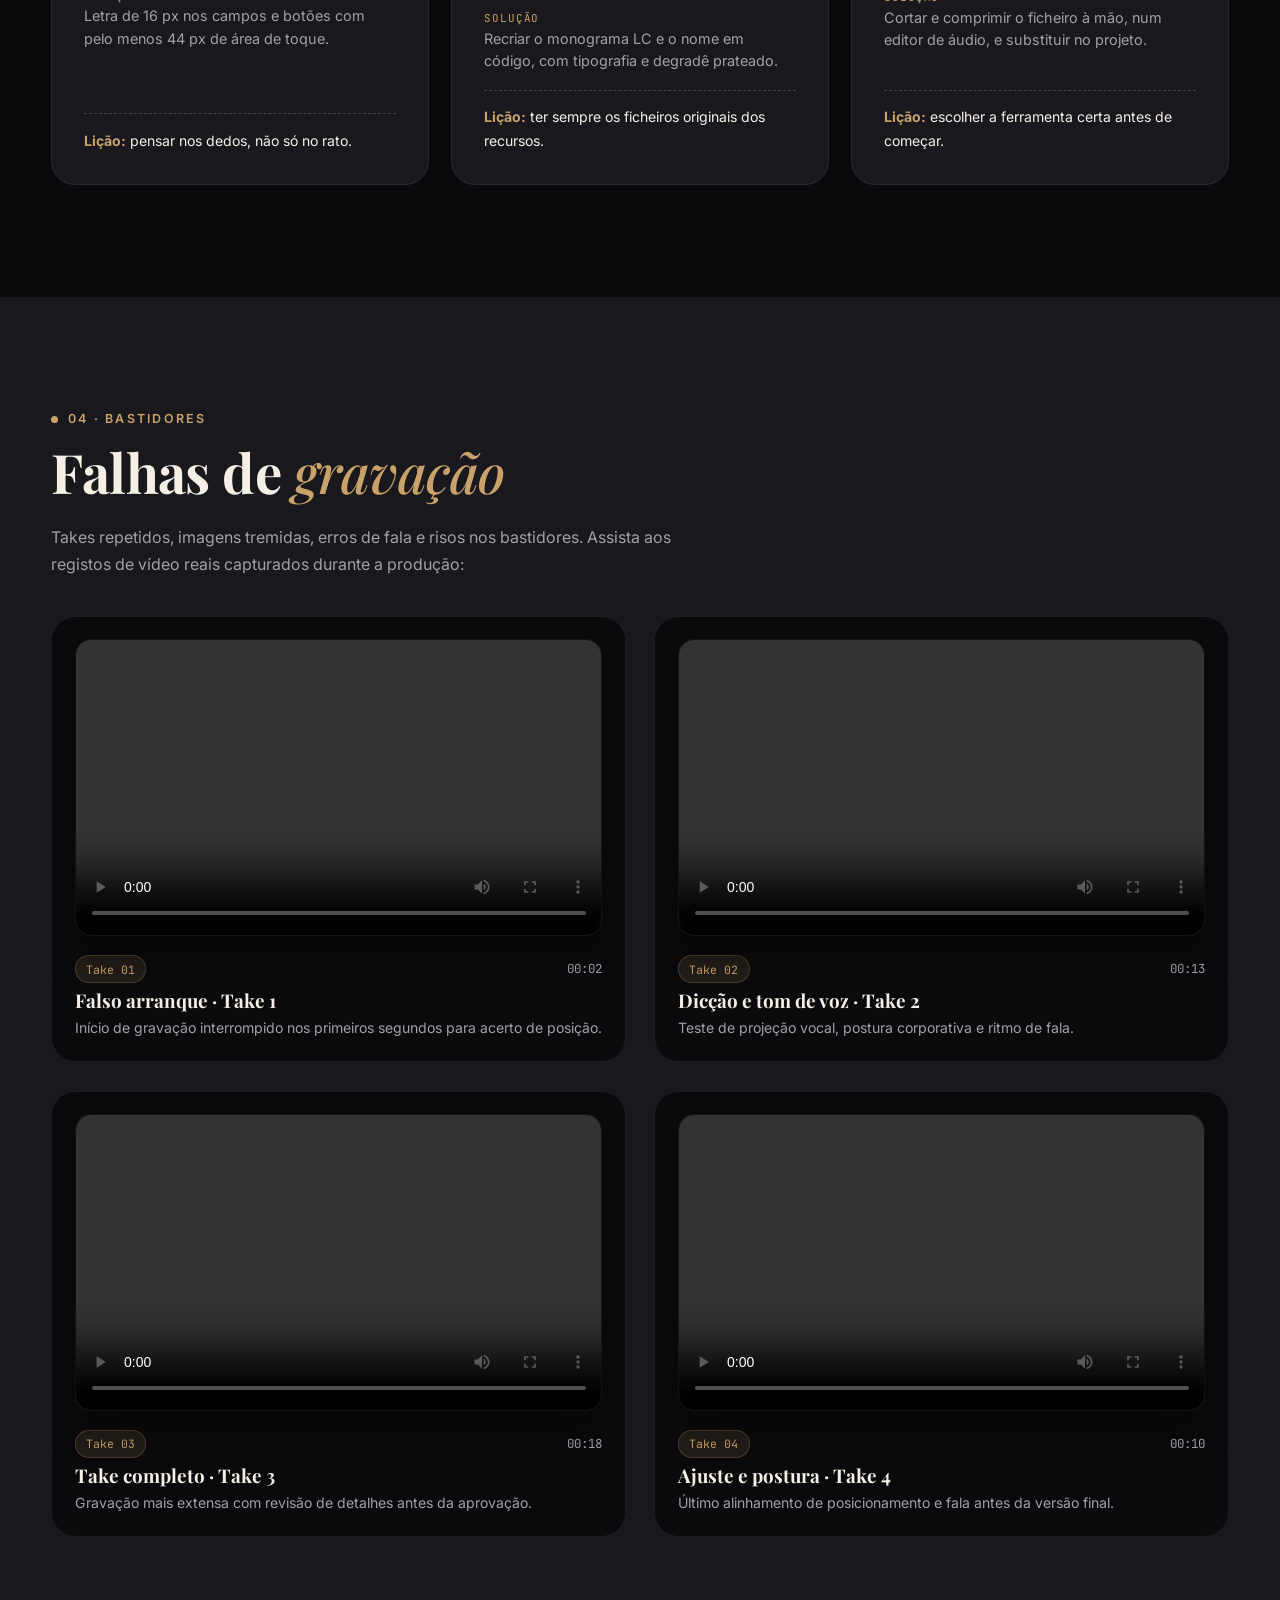
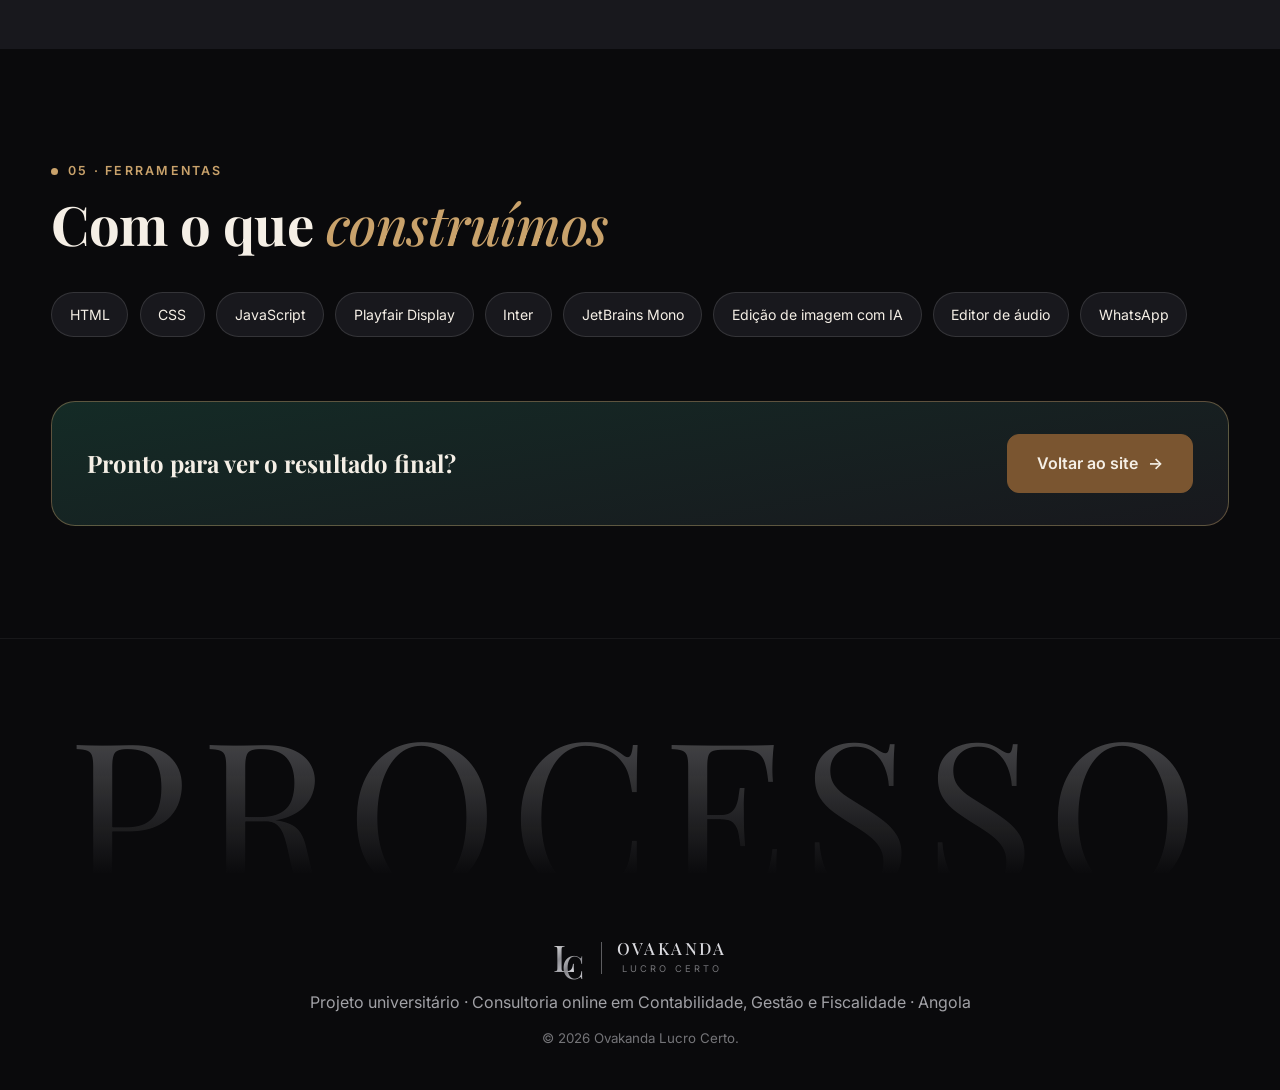
<file: processo-criativo.html>
<!DOCTYPE html>
<html lang="pt-AO">
<head>
  <meta charset="UTF-8">
  <meta name="viewport" content="width=device-width, initial-scale=1.0">
  <title>Processo Criativo | Ovakanda · Lucro Certo</title>
  <meta name="description" content="Os bastidores do projeto Ovakanda Lucro Certo: referências, etapas de criação, erros, falhas de gravação e tudo o que aprendemos pelo caminho.">
  <meta name="theme-color" content="#0A0A0C">
  <link rel="preconnect" href="https://fonts.googleapis.com">
  <link rel="preconnect" href="https://fonts.gstatic.com" crossorigin>
  <link href="https://fonts.googleapis.com/css2?family=Inter:wght@400;500;600;700&family=JetBrains+Mono:wght@400;500&family=Playfair+Display:ital,wght@0,500;0,700;1,500&display=swap" rel="stylesheet">
  <link rel="stylesheet" href="style.css">
</head>
<body class="subpage">
  <div class="progress" id="progress"></div>
  <div class="cursor" id="cursor" aria-hidden="true"><span id="cursor-label"></span></div>
  <div class="grain" aria-hidden="true"></div>

  <header class="nav" id="nav">
    <a href="index.html#inicio" class="brand" aria-label="Ovakanda Lucro Certo — voltar ao início">
      <span class="monogram"><b>L</b><i>C</i></span>
      <span class="brand-sep"></span>
      <span class="brand-text"><strong>OVAKANDA</strong><small>LUCRO CERTO</small></span>
    </a>
    <nav aria-label="Principal">
      <ul class="nav-links" id="nav-links">
        <li><a href="index.html#sobre">Sobre</a></li>
        <li><a href="index.html#desafios">Desafios</a></li>
        <li><a href="index.html#simulador">Simulador</a></li>
        <li><a href="index.html#pacotes">Pacotes</a></li>
        <li><a href="index.html#processo">Como funciona</a></li>
        <li><a href="processo-criativo.html" class="active" aria-current="page">Processo criativo</a></li>
        <li><a href="index.html#contacto" class="btn btn-sm magnetic">Falar connosco</a></li>
      </ul>
    </nav>
    <button class="burger" id="burger" aria-label="Abrir menu" aria-expanded="false"><span></span><span></span></button>
  </header>

  <main>
    <!-- HERO -->
    <section class="sub-hero">
      <div class="hero-grid" aria-hidden="true"></div>
      <div class="spot" id="spot" aria-hidden="true"></div>
      <div class="container">
        <a href="index.html" class="back mono" id="back-link">← Voltar ao site</a>
        <p class="eyebrow"><span class="dot"></span> Projeto universitário · Bastidores</p>
        <h1 class="split-lines">
          <span class="line"><span>Processo criativo:</span></span>
          <span class="line"><span>do rascunho ao <em>resultado.</em></span></span>
        </h1>
        <p class="lead fade-up">Esta página mostra o caminho real da criação do site: as referências, as decisões, as falhas de gravação e os erros que cometemos, e o que aprendemos com cada um.</p>
        <ul class="stats sub-stats fade-up">
          <li><strong data-count="6">0</strong><span>sites de referência</span></li>
          <li><strong data-count="8">0</strong><span>etapas do projeto</span></li>
          <li><strong data-count="9">0</strong><span>erros documentados</span></li>
          <li><strong data-count="9">0</strong><span>lições aprendidas</span></li>
        </ul>
      </div>
    </section>

    <!-- REFERÊNCIAS -->
    <section class="section">
      <div class="container">
        <p class="eyebrow reveal"><span class="dot"></span> 01 · Inspiração</p>
        <h2 class="reveal">Onde fomos <em>buscar ideias</em></h2>
        <p class="sub-intro reveal">Escolhemos seis sites pela criatividade e pelas animações. De cada um aproveitámos uma ideia e adaptámo-la à identidade da Ovakanda (preto, esmeralda, bronze e dourado).</p>
        <div class="grid refs">
          <a class="card spotlight reveal ref" href="https://www.speedtask.com.br/" target="_blank" rel="noopener"><span class="mono tagline">Speedtask</span><h3>Movimento contínuo</h3><p>Faixa de palavras em movimento e cartões com destaque ao passar o rato.</p><span class="go">↗</span></a>
          <a class="card spotlight reveal ref" href="https://increase.com/" target="_blank" rel="noopener"><span class="mono tagline">Increase</span><h3>Rigor financeiro</h3><p>Painel de números, grelha discreta e tipografia mono para dar confiança.</p><span class="go">↗</span></a>
          <a class="card spotlight reveal ref" href="https://recent.design/i/cxrtfmi-aave" target="_blank" rel="noopener"><span class="mono tagline">Recent.design</span><h3>Composição</h3><p>Hierarquia forte e blocos bem espaçados para guiar o olhar.</p><span class="go">↗</span></a>
          <a class="card spotlight reveal ref" href="https://www.honk.me/" target="_blank" rel="noopener"><span class="mono tagline">Honk</span><h3>Brincadeira</h3><p>Micro-interações divertidas: cartões que saltam e o simulador interativo.</p><span class="go">↗</span></a>
          <a class="card spotlight reveal ref" href="https://www.meech213.com/" target="_blank" rel="noopener"><span class="mono tagline">Meech213</span><h3>Personalidade</h3><p>Cursor personalizado e títulos grandes que entram com carácter.</p><span class="go">↗</span></a>
          <a class="card spotlight reveal ref" href="https://www.shopify.com/editions/winter2026" target="_blank" rel="noopener"><span class="mono tagline">Shopify Editions</span><h3>Revelação ao scroll</h3><p>Grelha em "bento" e animações que aparecem à medida que se desce.</p><span class="go">↗</span></a>
        </div>
      </div>
    </section>

    <!-- TIMELINE -->
    <section class="section alt">
      <div class="container split">
        <div class="sticky-col">
          <p class="eyebrow reveal"><span class="dot"></span> 02 · Etapas</p>
          <h2 class="reveal">A linha do <em>tempo</em></h2>
          <p class="reveal">Do conceito ao site final, passando por várias versões. Cada etapa deixou marcas (e algumas falhas).</p>
        </div>
        <ol class="steps tl" id="steps">
          <span class="rail"><span id="rail-fill"></span></span>
          <li class="step reveal"><span class="n">1</span><div><h3>Conceito e paleta</h3><p>Definimos o estilo premium e escuro, com Preto, Carvão, Esmeralda, Bronze, Dourado e Creme.</p></div></li>
          <li class="step reveal"><span class="n">2</span><div><h3>Primeira versão</h3><p>Uma página simples com secções de serviços, pacotes e contacto.</p></div></li>
          <li class="step reveal"><span class="n">3</span><div><h3>Redesign com referências</h3><p>Entraram as animações, o cursor, a faixa em movimento e o painel financeiro.</p></div></li>
          <li class="step reveal"><span class="n">4</span><div><h3>Identidade visual</h3><p>Logo Ovakanda · Lucro Certo recriado em código, com monograma prateado.</p></div></li>
          <li class="step reveal"><span class="n">5</span><div><h3>Retrato do consultor</h3><p>Fotografia integrada numa moldura em arco, depois com fundo preto.</p></div></li>
          <li class="step reveal"><span class="n">6</span><div><h3>Versão para telemóvel</h3><p>Menu em ecrã inteiro, carrossel de pacotes e alvos de toque maiores.</p></div></li>
          <li class="step reveal"><span class="n">7</span><div><h3>Música de fundo</h3><p>Primeiro via YouTube, depois como ficheiro local mais leve, em loop.</p></div></li>
          <li class="step reveal"><span class="n">8</span><div><h3>Esta página</h3><p>Documentar tudo, incluindo o que correu mal.</p></div></li>
        </ol>
      </div>
    </section>

    <!-- ERROS -->
    <section class="section" id="erros">
      <div class="container">
        <p class="eyebrow reveal"><span class="dot"></span> 03 · Erros e aprendizagens</p>
        <h2 class="reveal">O que <em>correu mal</em></h2>
        <p class="sub-intro reveal">Errar faz parte do processo. Estes são os problemas reais que encontrámos, a causa de cada um e como os resolvemos.</p>

        <div class="filters reveal" role="group" aria-label="Filtrar erros">
          <button class="chipbtn on" data-f="all" type="button">Todos</button>
          <button class="chipbtn" data-f="design" type="button">Design</button>
          <button class="chipbtn" data-f="tecnico" type="button">Técnico</button>
          <button class="chipbtn" data-f="conteudo" type="button">Conteúdo e ficheiros</button>
        </div>

        <div class="errs" id="errs">
          <article class="card err spotlight reveal" data-cat="design">
            <header><span class="badge-err">Erro 01</span><span class="cat">Design</span></header>
            <h3>Foto com fundo branco num site escuro</h3>
            <dl><dt>Problema</dt><dd>O retrato tinha fundo branco e "furava" o tema preto da página.</dd>
            <dt>Tentativa</dt><dd>Fundir o branco com um fundo creme na moldura. Resultou, mas não era o desejado.</dd>
            <dt>Solução</dt><dd>Trocar o fundo da própria foto por preto e guardar o original à parte.</dd></dl>
            <p class="lesson"><b>Lição:</b> tratar as imagens antes de as pôr no design.</p>
          </article>

          <article class="card err spotlight reveal" data-cat="conteudo">
            <header><span class="badge-err">Erro 02</span><span class="cat">Ficheiros</span></header>
            <h3>Extensões duplicadas nos ficheiros</h3>
            <dl><dt>Problema</dt><dd>A foto e a música não apareciam. Os ficheiros chamavam-se <code>consultor.jpg.jpeg</code> e <code>musica.mp3.mp3</code>.</dd>
            <dt>Causa</dt><dd>O Windows esconde as extensões e acrescenta outra ao guardar.</dd>
            <dt>Solução</dt><dd>Mostrar as extensões e renomear para o nome exato usado no código.</dd></dl>
            <p class="lesson"><b>Lição:</b> o nome do ficheiro tem de ser igual ao do código, letra a letra.</p>
          </article>

          <article class="card err spotlight reveal" data-cat="tecnico">
            <header><span class="badge-err">Erro 03</span><span class="cat">Técnico</span></header>
            <h3>Vídeo do YouTube que pode não tocar</h3>
            <dl><dt>Problema</dt><dd>O YouTube costuma bloquear vídeos incorporados quando o site é aberto diretamente do ficheiro, e a música pode ter direitos de autor.</dd>
            <dt>Solução</dt><dd>Passar a usar um ficheiro de áudio guardado no próprio site.</dd></dl>
            <p class="lesson"><b>Lição:</b> não depender de serviços externos para o essencial.</p>
          </article>

          <article class="card err spotlight reveal" data-cat="conteudo">
            <header><span class="badge-err">Erro 04</span><span class="cat">Ficheiros</span></header>
            <h3>Música de 100 MB</h3>
            <dl><dt>Problema</dt><dd>O ficheiro de áudio era enorme para um site, sobretudo no telemóvel com dados móveis.</dd>
            <dt>Solução</dt><dd>Cortar só o trecho necessário e exportar em MP3 de menor qualidade: ficou com cerca de 17,5 MB. O site só carrega o áudio quando toca.</dd></dl>
            <p class="lesson"><b>Lição:</b> o peso dos ficheiros também é design.</p>
          </article>

          <article class="card err spotlight reveal" data-cat="tecnico">
            <header><span class="badge-err">Erro 05</span><span class="cat">Técnico</span></header>
            <h3>A música não arranca sozinha</h3>
            <dl><dt>Problema</dt><dd>Os browsers bloqueiam som automático antes de o visitante interagir.</dd>
            <dt>Solução</dt><dd>Arrancar no primeiro clique ou toque e manter um botão de som sempre visível.</dd></dl>
            <p class="lesson"><b>Lição:</b> o visitante deve ter sempre o controlo do som.</p>
          </article>

          <article class="card err spotlight reveal" data-cat="tecnico">
            <header><span class="badge-err">Erro 06</span><span class="cat">Técnico</span></header>
            <h3>Menu de telemóvel que se desalinhava</h3>
            <dl><dt>Problema</dt><dd>Com o efeito de vidro desfocado na barra, o menu de posição fixa passava a ser medido em relação à barra e não ao ecrã.</dd>
            <dt>Solução</dt><dd>Posicionar o menu em relação à barra, com altura calculada para ocupar o ecrã todo.</dd></dl>
            <p class="lesson"><b>Lição:</b> certos efeitos visuais mudam o comportamento do layout.</p>
          </article>

          <article class="card err spotlight reveal" data-cat="design">
            <header><span class="badge-err">Erro 07</span><span class="cat">Design</span></header>
            <h3>Campos pequenos que ampliam o ecrã</h3>
            <dl><dt>Problema</dt><dd>No iPhone, campos de texto com letra pequena fazem o ecrã dar zoom ao escrever.</dd>
            <dt>Solução</dt><dd>Letra de 16 px nos campos e botões com pelo menos 44 px de área de toque.</dd></dl>
            <p class="lesson"><b>Lição:</b> pensar nos dedos, não só no rato.</p>
          </article>

          <article class="card err spotlight reveal" data-cat="conteudo">
            <header><span class="badge-err">Erro 08</span><span class="cat">Conteúdo</span></header>
            <h3>Logo que não pôde ser usado como ficheiro</h3>
            <dl><dt>Problema</dt><dd>A imagem do logo enviada na conversa não podia ser guardada diretamente na pasta do projeto.</dd>
            <dt>Solução</dt><dd>Recriar o monograma LC e o nome em código, com tipografia e degradê prateado.</dd></dl>
            <p class="lesson"><b>Lição:</b> ter sempre os ficheiros originais dos recursos.</p>
          </article>

          <article class="card err spotlight reveal" data-cat="tecnico">
            <header><span class="badge-err">Erro 09</span><span class="cat">Técnico</span></header>
            <h3>Sem ferramenta para editar áudio</h3>
            <dl><dt>Problema</dt><dd>O computador não tinha programas de edição de áudio instalados para reduzir a música automaticamente.</dd>
            <dt>Solução</dt><dd>Cortar e comprimir o ficheiro à mão, num editor de áudio, e substituir no projeto.</dd></dl>
            <p class="lesson"><b>Lição:</b> escolher a ferramenta certa antes de começar.</p>
          </article>
        </div>
      </div>
    </section>

    <!-- GRAVAÇÃO -->
    <section class="section alt" id="gravacao">
      <div class="container">
        <p class="eyebrow reveal"><span class="dot"></span> 04 · Bastidores</p>
        <h2 class="reveal">Falhas de <em>gravação</em></h2>
        <p class="sub-intro reveal">Takes repetidos, imagens tremidas, erros de fala e risos nos bastidores. Assista aos registos de vídeo reais capturados durante a produção:</p>
        
        <div class="vgrid">
          <!-- VÍDEO 1 -->
          <article class="card spotlight vcard reveal">
            <div class="vframe">
              <video controls preload="metadata" playsinline>
                <source src="video1.mp4" type="video/mp4">
                O seu navegador não suporta a reprodução deste vídeo.
              </video>
            </div>
            <div class="vinfo">
              <div class="vhead">
                <span class="mono vbadge">Take 01</span>
                <span class="mono vtime">00:02</span>
              </div>
              <h3>Falso arranque · Take 1</h3>
              <p>Início de gravação interrompido nos primeiros segundos para acerto de posição.</p>
            </div>
          </article>

          <!-- VÍDEO 2 -->
          <article class="card spotlight vcard reveal">
            <div class="vframe">
              <video controls preload="metadata" playsinline>
                <source src="video2.mp4" type="video/mp4">
                O seu navegador não suporta a reprodução deste vídeo.
              </video>
            </div>
            <div class="vinfo">
              <div class="vhead">
                <span class="mono vbadge">Take 02</span>
                <span class="mono vtime">00:13</span>
              </div>
              <h3>Dicção e tom de voz · Take 2</h3>
              <p>Teste de projeção vocal, postura corporativa e ritmo de fala.</p>
            </div>
          </article>

          <!-- VÍDEO 3 -->
          <article class="card spotlight vcard reveal">
            <div class="vframe">
              <video controls preload="metadata" playsinline>
                <source src="video3.mp4" type="video/mp4">
                O seu navegador não suporta a reprodução deste vídeo.
              </video>
            </div>
            <div class="vinfo">
              <div class="vhead">
                <span class="mono vbadge">Take 03</span>
                <span class="mono vtime">00:18</span>
              </div>
              <h3>Take completo · Take 3</h3>
              <p>Gravação mais extensa com revisão de detalhes antes da aprovação.</p>
            </div>
          </article>

          <!-- VÍDEO 4 -->
          <article class="card spotlight vcard reveal">
            <div class="vframe">
              <video controls preload="metadata" playsinline>
                <source src="video4.mp4" type="video/mp4">
                O seu navegador não suporta a reprodução deste vídeo.
              </video>
            </div>
            <div class="vinfo">
              <div class="vhead">
                <span class="mono vbadge">Take 04</span>
                <span class="mono vtime">00:10</span>
              </div>
              <h3>Ajuste e postura · Take 4</h3>
              <p>Último alinhamento de posicionamento e fala antes da versão final.</p>
            </div>
          </article>
        </div>
      </div>
    </section>

    <!-- FERRAMENTAS -->
    <section class="section">
      <div class="container">
        <p class="eyebrow reveal"><span class="dot"></span> 05 · Ferramentas</p>
        <h2 class="reveal">Com o que <em>construímos</em></h2>
        <ul class="tools reveal">
          <li>HTML</li><li>CSS</li><li>JavaScript</li><li>Playfair Display</li><li>Inter</li><li>JetBrains Mono</li><li>Edição de imagem com IA</li><li>Editor de áudio</li><li>WhatsApp</li>
        </ul>
        <div class="cta-band reveal">
          <h3>Pronto para ver o resultado final?</h3>
          <a href="index.html" class="btn magnetic" id="back-cta">Voltar ao site <span class="arr">→</span></a>
        </div>
      </div>
    </section>
  </main>

  <footer class="footer">
    <div class="container">
      <div class="footer-word" aria-hidden="true">PROCESSO</div>
      <div class="footer-row">
        <a href="index.html" class="brand"><span class="monogram"><b>L</b><i>C</i></span><span class="brand-sep"></span><span class="brand-text"><strong>OVAKANDA</strong><small>LUCRO CERTO</small></span></a>
        <p>Projeto universitário · Consultoria online em Contabilidade, Gestão e Fiscalidade · Angola</p>
        <small>© <span id="year"></span> Ovakanda Lucro Certo.</small>
      </div>
    </div>
  </footer>

  <button class="music" id="music-btn" type="button" aria-pressed="false" aria-label="Ligar música de fundo" hidden>
    <span class="eq" aria-hidden="true"><i></i><i></i><i></i><i></i></span>
    <span class="music-label" id="music-label">Ligar som</span>
  </button>

  <script src="processo.js"></script>
</body>
</html>
</file>
<file: style.css>
:root{
  --preto:#0A0A0C; --carvao:#18181D; --esmeralda:#142B26; --bronze:#7A5530;
  --creme:#F5EFE6; --dourado:#C9A26B; --cinza:#A1A1A6; --prata:#D9D9DE;
  --radius:24px; --ease:cubic-bezier(.16,1,.3,1);
}
*{box-sizing:border-box;margin:0;padding:0}
html{scroll-behavior:smooth}
body{font-family:'Inter',sans-serif;background:var(--preto);color:var(--creme);line-height:1.65;overflow-x:hidden}
body.loading{overflow:hidden}
.container{width:min(1180px,92%);margin-inline:auto}
h1,h2,h3{font-family:'Playfair Display',serif;line-height:1.1;font-weight:700}
h1{font-size:clamp(2.6rem,6.4vw,5.2rem);margin:1rem 0 1.6rem;letter-spacing:-.02em}
h2{font-size:clamp(2rem,4.6vw,3.4rem);margin-bottom:2.4rem;letter-spacing:-.01em}
h3{font-size:1.25rem;margin-bottom:.6rem}
em{color:var(--dourado);font-style:italic;font-weight:500}
p{color:var(--cinza)}
p strong{color:var(--creme)}
a{color:inherit;text-decoration:none}
ul{list-style:none}
.mono{font-family:'JetBrains Mono',monospace}
img,svg{max-width:100%}
::selection{background:var(--dourado);color:var(--preto)}

/* Grain + progress + cursor */
.grain{position:fixed;inset:-50%;z-index:90;pointer-events:none;opacity:.05;background-image:url("data:image/svg+xml,%3Csvg xmlns='http://www.w3.org/2000/svg' width='160' height='160'%3E%3Cfilter id='n'%3E%3CfeTurbulence type='fractalNoise' baseFrequency='.9' numOctaves='2'/%3E%3C/filter%3E%3Crect width='100%25' height='100%25' filter='url(%23n)'/%3E%3C/svg%3E");animation:grain 1s steps(6) infinite}
@keyframes grain{0%{transform:translate(0,0)}20%{transform:translate(-3%,2%)}40%{transform:translate(2%,-3%)}60%{transform:translate(-2%,-1%)}80%{transform:translate(3%,3%)}}
.progress{position:fixed;top:0;left:0;height:3px;width:100%;transform-origin:0 50%;transform:scaleX(0);background:linear-gradient(90deg,var(--bronze),#E8CFA3);z-index:100}
.cursor{position:fixed;top:0;left:0;width:14px;height:14px;margin:-7px 0 0 -7px;border-radius:50%;background:var(--dourado);z-index:120;pointer-events:none;mix-blend-mode:difference;display:grid;place-items:center;transition:width .35s var(--ease),height .35s var(--ease),margin .35s var(--ease),background .3s;opacity:0}
.cursor.on{opacity:1}
.cursor span{font-size:.7rem;font-weight:600;color:var(--preto);opacity:0;transition:opacity .2s}
.cursor.big{width:86px;height:86px;margin:-43px 0 0 -43px;mix-blend-mode:normal;background:var(--dourado)}
.cursor.big span{opacity:1}
.cursor.hover{width:44px;height:44px;margin:-22px 0 0 -22px}
@media(hover:none){.cursor{display:none}}

/* Loader */
.loader{position:fixed;inset:0;background:var(--preto);z-index:200;display:flex;flex-direction:column;align-items:center;justify-content:center;gap:1.4rem;transition:transform 1s var(--ease)}
.loader.done{transform:translateY(-100%)}
.loader-count{font-family:'JetBrains Mono',monospace;color:var(--cinza);font-size:.9rem}
.loader-bar{width:200px;height:2px;background:rgba(255,255,255,.1);overflow:hidden}
.loader-bar span{display:block;height:100%;width:0;background:linear-gradient(90deg,var(--bronze),var(--prata))}

/* Logo / monogram */
.monogram{position:relative;display:inline-block;width:2.1rem;height:2.1rem;font-family:'Playfair Display',serif;line-height:1}
.monogram b,.monogram i{position:absolute;font-style:normal;font-weight:500;background:linear-gradient(135deg,#fff 0%,#8f8f95 45%,#e8e8ee 100%);-webkit-background-clip:text;background-clip:text;color:transparent}
.monogram b{left:0;top:-.1rem;font-size:2.3rem}
.monogram i{left:.55rem;top:.55rem;font-size:2rem;opacity:.92}
.monogram.big{width:5.5rem;height:5.5rem}
.monogram.big b{font-size:6rem;top:-.4rem}
.monogram.big i{font-size:5.2rem;left:1.5rem;top:1.4rem}
.monogram.big b,.monogram.big i{animation:logoIn 1.1s var(--ease) both}
.monogram.big i{animation-delay:.25s}
@keyframes logoIn{from{opacity:0;transform:translateY(20px) scale(.9);filter:blur(8px)}to{opacity:1;transform:none;filter:none}}
.brand{display:flex;align-items:center;gap:.9rem}
.brand-sep{width:1px;height:2rem;background:rgba(217,217,222,.4)}
.brand-text strong{display:block;font-family:'Playfair Display',serif;font-weight:500;letter-spacing:.14em;font-size:1.05rem;color:var(--prata);line-height:1.1}
.brand-text small{display:block;letter-spacing:.32em;font-size:.58rem;color:var(--cinza);margin-top:.2rem}

/* Eyebrow, buttons */
.eyebrow{color:var(--dourado);text-transform:uppercase;letter-spacing:.18em;font-size:.78rem;font-weight:600;margin-bottom:.8rem;display:flex;align-items:center;gap:.6rem}
.dot{width:7px;height:7px;border-radius:50%;background:var(--dourado);box-shadow:0 0 0 0 rgba(201,162,107,.6);animation:pulse 2s infinite}
@keyframes pulse{70%{box-shadow:0 0 0 10px rgba(201,162,107,0)}100%{box-shadow:0 0 0 0 rgba(201,162,107,0)}}
.lead{font-size:1.18rem;max-width:620px}
.btn{position:relative;display:inline-flex;align-items:center;gap:.6rem;background:var(--bronze);color:var(--creme);padding:.95rem 1.8rem;border-radius:12px;border:1px solid var(--bronze);cursor:pointer;font:inherit;font-weight:600;overflow:hidden;transition:transform .25s,box-shadow .3s,background .3s;isolation:isolate}
.btn::before{content:"";position:absolute;inset:0;background:linear-gradient(110deg,transparent 30%,rgba(255,255,255,.28) 50%,transparent 70%);transform:translateX(-120%);transition:transform .7s var(--ease);z-index:-1}
.btn:hover::before{transform:translateX(120%)}
.btn:hover{box-shadow:0 14px 34px rgba(201,162,107,.28);background:#8d6339}
.btn .arr{transition:transform .3s}
.btn:hover .arr{transform:translateX(5px)}
.btn-ghost{background:transparent;border-color:rgba(201,162,107,.5);color:var(--dourado)}
.btn-ghost:hover{background:rgba(201,162,107,.1)}
.btn-sm{padding:.6rem 1.2rem;font-size:.9rem}

/* Nav */
.nav{position:fixed;top:0;left:0;right:0;z-index:60;display:flex;justify-content:space-between;align-items:center;padding:1rem 4%;transition:background .3s,backdrop-filter .3s,padding .3s}
.nav.scrolled{background:rgba(10,10,12,.78);backdrop-filter:blur(16px);border-bottom:1px solid rgba(255,255,255,.06);padding:.65rem 4%}
.nav-links{display:flex;gap:1.8rem;align-items:center}
.nav-links a:not(.btn){color:var(--cinza);font-size:.92rem;position:relative;transition:color .2s}
.nav-links a:not(.btn)::after{content:"";position:absolute;left:0;bottom:-4px;height:1px;width:100%;background:var(--dourado);transform:scaleX(0);transform-origin:right;transition:transform .35s var(--ease)}
.nav-links a:not(.btn):hover{color:var(--creme)}
.nav-links a:not(.btn):hover::after{transform:scaleX(1);transform-origin:left}
.burger{display:none;background:none;border:0;width:32px;height:24px;position:relative;cursor:pointer}
.burger span{position:absolute;left:0;width:100%;height:2px;background:var(--creme);transition:.3s}
.burger span:first-child{top:7px}.burger span:last-child{top:15px}
.burger[aria-expanded="true"] span:first-child{top:11px;transform:rotate(45deg)}
.burger[aria-expanded="true"] span:last-child{top:11px;transform:rotate(-45deg)}

/* Hero */
.hero{position:relative;min-height:100vh;display:flex;align-items:center;padding:8rem 0 5rem;background:linear-gradient(160deg,var(--preto) 40%,var(--esmeralda) 150%);overflow:hidden}
.hero-grid{position:absolute;inset:0;background-image:linear-gradient(rgba(255,255,255,.045) 1px,transparent 1px),linear-gradient(90deg,rgba(255,255,255,.045) 1px,transparent 1px);background-size:64px 64px;-webkit-mask-image:radial-gradient(ellipse at 60% 40%,#000 10%,transparent 70%);mask-image:radial-gradient(ellipse at 60% 40%,#000 10%,transparent 70%)}
.spot{position:absolute;width:620px;height:620px;left:0;top:0;border-radius:50%;background:radial-gradient(circle,rgba(201,162,107,.18),transparent 62%);transform:translate(-50%,-50%);pointer-events:none;will-change:transform}
.hero-inner{position:relative;display:grid;grid-template-columns:1.15fr .9fr;gap:3rem;align-items:center}
.hero-actions{display:flex;gap:1rem;flex-wrap:wrap;margin-top:2.2rem}
.split-lines .line{display:block;overflow:hidden;padding-bottom:.08em}
.split-lines .line>span{display:inline-block;transform:translateY(110%);transition:transform 1.1s var(--ease)}
.ready .split-lines .line>span{transform:none}
.split-lines .line:nth-child(2)>span{transition-delay:.12s}
.split-lines .line:nth-child(3)>span{transition-delay:.24s}
.fade-up{opacity:0;transform:translateY(30px);transition:opacity 1s var(--ease) .5s,transform 1s var(--ease) .5s}
.ready .fade-up{opacity:1;transform:none}
.ready .hero-visual.fade-up{transition-delay:.7s}

/* Dashboard */
.hero-visual{position:relative;perspective:1000px}
.dash{background:linear-gradient(160deg,rgba(32,32,38,.9),rgba(18,18,22,.9));border:1px solid rgba(255,255,255,.1);border-radius:var(--radius);padding:1.4rem;box-shadow:0 40px 80px rgba(0,0,0,.55),inset 0 1px 0 rgba(255,255,255,.08);backdrop-filter:blur(10px);transform-style:preserve-3d;transition:transform .15s}
.dash-top{display:flex;justify-content:space-between;align-items:center;margin-bottom:1.2rem}
.dash-top .mono{font-size:.68rem;color:var(--cinza)}
.dots{display:flex;gap:6px}.dots i{width:9px;height:9px;border-radius:50%;background:rgba(255,255,255,.18)}
.dash-kpi small{color:var(--cinza);font-size:.8rem}
.dash-kpi strong{display:block;font-family:'JetBrains Mono',monospace;font-size:1.9rem;font-weight:500;color:var(--creme);margin:.1rem 0 .4rem}
.chip{display:inline-block;font-size:.75rem;padding:.2rem .6rem;border-radius:99px;background:rgba(201,162,107,.14);color:var(--dourado)}
.chart{width:100%;height:140px;margin:1rem 0}
.line-draw{stroke-dasharray:600;stroke-dashoffset:600}
.area{opacity:0;transition:opacity 1s 1.4s}
.ready .line-draw{animation:draw 2.2s .9s var(--ease) forwards}
.ready .area{opacity:1}
@keyframes draw{to{stroke-dashoffset:0}}
.dash-row{display:grid;grid-template-columns:repeat(3,1fr);gap:.8rem;border-top:1px solid rgba(255,255,255,.08);padding-top:1rem}
.dash-row small{display:block;font-size:.7rem;color:var(--cinza)}
.dash-row b{font-family:'JetBrains Mono',monospace;font-weight:500;font-size:.9rem}
.float-card{position:absolute;display:flex;align-items:center;gap:.7rem;background:rgba(24,24,29,.92);border:1px solid rgba(201,162,107,.3);border-radius:16px;padding:.7rem 1rem;backdrop-filter:blur(10px);box-shadow:0 20px 40px rgba(0,0,0,.45)}
.float-card b{display:block;font-size:.85rem}.float-card small{color:var(--cinza);font-size:.72rem}
.float-card .ico{display:grid;place-items:center;width:34px;height:34px;border-radius:10px;background:rgba(201,162,107,.15);color:var(--dourado)}
.float-card .ico.ok{background:rgba(80,200,140,.15);color:#6fdc9f}
.f1{left:-2.2rem;bottom:2.6rem;animation:bob 6s ease-in-out infinite}
.f2{right:-1rem;top:-1.6rem;animation:bob 7s -2s ease-in-out infinite}
@keyframes bob{50%{transform:translateY(-14px)}}
.scroll-hint{position:absolute;bottom:1.6rem;left:50%;transform:translateX(-50%);display:flex;flex-direction:column;align-items:center;gap:.5rem;font-size:.65rem;letter-spacing:.3em;text-transform:uppercase;color:var(--cinza)}
.scroll-hint span{width:1px;height:38px;background:linear-gradient(var(--dourado),transparent);animation:drip 2s infinite}
@keyframes drip{0%{transform:scaleY(0);transform-origin:top}50%{transform:scaleY(1);transform-origin:top}51%{transform-origin:bottom}100%{transform:scaleY(0);transform-origin:bottom}}

/* Marquee */
.marquee{overflow:hidden;border-block:1px solid rgba(255,255,255,.07);background:var(--carvao);padding:1.1rem 0;transform:rotate(-1.2deg) scale(1.03);margin:-1px 0}
.marquee-track{display:flex;gap:2.2rem;width:max-content;animation:scroll 32s linear infinite;font-family:'Playfair Display',serif;font-size:clamp(1.4rem,3vw,2.2rem);white-space:nowrap}
.marquee-track span{color:var(--creme)}
.marquee-track .sep{color:var(--dourado);font-size:1.1rem;align-self:center}
.marquee:hover .marquee-track{animation-play-state:paused}
@keyframes scroll{to{transform:translateX(-50%)}}

/* Sections */
.section{padding:7rem 0;position:relative}
.alt{background:var(--carvao)}
.split{display:grid;grid-template-columns:1fr 1.2fr;gap:4rem;align-items:start}
.grid{display:grid;gap:1.4rem}
.split>*,.grid>*,.mv>*,.bento>*{min-width:0}
.four{grid-template-columns:repeat(4,1fr)}

.scrub{font-family:'Playfair Display',serif;font-size:clamp(1.6rem,3.4vw,2.7rem);line-height:1.3;color:var(--creme);max-width:1000px}
.scrub .w{opacity:.18;transition:opacity .35s,color .35s}
.scrub .w.on{opacity:1}
.founder{display:grid;grid-template-columns:.9fr 1.1fr;gap:4rem;align-items:center;margin-top:5rem}
.founder.no-photo{display:none}
.portrait{position:relative;max-width:440px;width:100%;margin-inline:auto}
.arch{position:relative;aspect-ratio:4/5;border-radius:999px 999px 28px 28px;overflow:hidden;background:#0A0A0C;border:1px solid rgba(201,162,107,.5);box-shadow:0 40px 80px rgba(0,0,0,.55)}
.arch img{position:absolute;inset:0;width:100%;height:100%;object-fit:cover;object-position:50% 12%;transform:scale(1.18);transform-origin:50% 20%;transition:transform 1.2s var(--ease)}
.portrait:hover .arch img{transform:scale(1.24)}
.arch::after{content:"";position:absolute;inset:0;background:linear-gradient(180deg,transparent 65%,rgba(10,10,12,.35))}
.ring{position:absolute;inset:-14px;border-radius:999px 999px 36px 36px;border:1px dashed rgba(201,162,107,.4);animation:ringpulse 4s ease-in-out infinite;pointer-events:none}
@keyframes ringpulse{50%{transform:scale(1.025);opacity:.5}}
.pf1{left:-2rem;bottom:3.5rem;animation:bob 6s ease-in-out infinite}
.pf2{right:-1.6rem;top:30%;animation:bob 7s -3s ease-in-out infinite}
.founder-copy h3{font-size:clamp(1.6rem,3vw,2.3rem);margin-bottom:1rem}
.founder-copy p{margin-bottom:1.8rem;max-width:480px}
.mv{display:grid;grid-template-columns:1fr 1fr;gap:1.4rem;margin:3.5rem 0 3rem}
.tagline{font-size:.72rem;color:var(--dourado);letter-spacing:.1em;text-transform:uppercase;display:block;margin-bottom:.9rem}
.stats{display:grid;grid-template-columns:repeat(4,1fr);gap:1.4rem;border-top:1px solid rgba(255,255,255,.08);padding-top:2rem}
.stats strong{display:block;font-family:'Playfair Display',serif;font-size:2.6rem;color:var(--dourado);line-height:1.1}
.stats span{font-size:.85rem;color:var(--cinza)}
.stats strong span{font-size:inherit;color:inherit}

/* Cards with spotlight */
.card{position:relative;background:var(--carvao);border:1px solid rgba(255,255,255,.07);border-radius:var(--radius);padding:2rem;overflow:hidden;transition:transform .4s var(--ease),border-color .3s}
.alt .card{background:var(--preto)}
.card:hover{transform:translateY(-6px);border-color:rgba(201,162,107,.4)}
.spotlight::after{content:"";position:absolute;inset:0;border-radius:inherit;background:radial-gradient(380px circle at var(--mx,50%) var(--my,50%),rgba(201,162,107,.14),transparent 45%);opacity:0;transition:opacity .3s;pointer-events:none}
.spotlight:hover::after{opacity:1}
.num{font-family:'Playfair Display',serif;color:var(--bronze);font-size:2.2rem;display:block;margin-bottom:.6rem}

/* Bento */
.bento{display:grid;grid-template-columns:repeat(6,1fr);grid-auto-rows:minmax(230px,auto);gap:1.4rem}
.b1{grid-column:span 2;grid-row:span 2}
.b2{grid-column:span 4}
.b3{grid-column:span 2}
.b4{grid-column:span 2}
.bento .card{display:flex;flex-direction:column}
.rocket{margin-top:auto;font-size:6rem;font-family:'Playfair Display',serif;color:rgba(201,162,107,.15);line-height:1;transition:transform .6s var(--ease),color .4s;align-self:flex-end}
.b1:hover .rocket{transform:translate(14px,-22px) scale(1.15);color:var(--dourado)}
.fear{display:flex;flex-wrap:wrap;gap:.6rem;margin-top:auto;padding-top:1.2rem}
.fear span{padding:.35rem .9rem;border:1px solid rgba(255,255,255,.12);border-radius:99px;font-size:.8rem;color:var(--cinza);transition:.4s var(--ease)}
.b2:hover .fear span{border-color:var(--dourado);color:var(--dourado)}
.b2:hover .fear span:nth-child(odd){transform:translateY(-6px) rotate(-3deg)}
.b2:hover .fear span:nth-child(even){transform:translateY(-3px) rotate(3deg)}
.bars{display:flex;align-items:flex-end;gap:.5rem;height:70px;margin-top:auto;padding-top:1rem}
.bars i{flex:1;height:calc(var(--h)*.35);background:var(--bronze);border-radius:5px 5px 0 0;transition:height .7s var(--ease),background .3s}
.b3:hover .bars i{height:var(--h);background:var(--dourado)}
.b3:hover .bars i:nth-child(2){transition-delay:.05s}.b3:hover .bars i:nth-child(3){transition-delay:.1s}.b3:hover .bars i:nth-child(4){transition-delay:.15s}.b3:hover .bars i:nth-child(5){transition-delay:.2s}.b3:hover .bars i:nth-child(6){transition-delay:.25s}

/* Simulador */
.sim{background:radial-gradient(900px circle at 85% 20%,rgba(20,43,38,.9),transparent 60%),var(--preto)}
.sim-box{display:grid;grid-template-columns:1fr 1fr;gap:2.5rem;background:linear-gradient(160deg,rgba(24,24,29,.9),rgba(14,14,17,.9));border:1px solid rgba(255,255,255,.08);border-radius:32px;padding:clamp(1.5rem,4vw,3rem)}
.ctrl{margin-bottom:2.2rem}
.ctrl label{display:flex;justify-content:space-between;gap:1rem;font-size:.9rem;color:var(--cinza);margin-bottom:1rem}
.ctrl label b{color:var(--dourado);font-weight:500;white-space:nowrap}
input[type=range]{-webkit-appearance:none;appearance:none;width:100%;height:6px;border-radius:99px;background:linear-gradient(90deg,var(--dourado) var(--p,50%),rgba(255,255,255,.1) var(--p,50%));outline:0;cursor:pointer}
input[type=range]::-webkit-slider-thumb{-webkit-appearance:none;width:26px;height:26px;border-radius:50%;background:var(--creme);border:5px solid var(--bronze);box-shadow:0 4px 14px rgba(0,0,0,.5);transition:transform .2s}
input[type=range]::-webkit-slider-thumb:hover{transform:scale(1.2)}
input[type=range]::-moz-range-thumb{width:18px;height:18px;border-radius:50%;background:var(--creme);border:5px solid var(--bronze)}
.small{font-size:.8rem;opacity:.7}
.sim-out{display:flex;flex-direction:column;align-items:center;gap:1.4rem;text-align:center}
.gauge{position:relative;width:min(300px,100%)}
.gauge-val{position:absolute;left:0;right:0;bottom:4px}
.gauge-val strong{display:block;font-family:'Playfair Display',serif;font-size:2.8rem;line-height:1}
.gauge-val small{color:var(--cinza);font-size:.78rem}
#gauge-arc{transition:stroke-dasharray .6s var(--ease)}
.sim-rows{width:100%}
.sim-rows li{display:flex;justify-content:space-between;gap:1rem;padding:.8rem 0;border-bottom:1px solid rgba(255,255,255,.07);font-size:.9rem;color:var(--cinza)}
.sim-rows b{color:var(--creme);font-weight:500}
.verdict{font-size:.95rem;color:var(--creme);background:rgba(201,162,107,.1);border:1px solid rgba(201,162,107,.3);border-radius:14px;padding:.9rem 1.1rem;width:100%;transition:.3s}
.verdict.bad{background:rgba(224,110,90,.1);border-color:rgba(224,110,90,.4)}

/* Pacotes */
.pkg{display:flex;flex-direction:column}
.tag{align-self:flex-start;background:var(--esmeralda);color:var(--dourado);font-size:.7rem;text-transform:uppercase;letter-spacing:.1em;padding:.3rem .7rem;border-radius:99px;margin-bottom:1rem}
.pkg ul{margin:1.2rem 0 1.6rem;flex:1}
.pkg li{color:var(--creme);font-size:.92rem;padding:.35rem 0 .35rem 1.4rem;position:relative}
.pkg li::before{content:"✓";position:absolute;left:0;color:var(--dourado)}
.featured{background:linear-gradient(170deg,var(--esmeralda),var(--carvao))!important;border-color:rgba(201,162,107,.5)}
.featured::before{content:"";position:absolute;inset:-1px;border-radius:inherit;padding:1px;background:conic-gradient(from var(--a,0deg),transparent 60%,var(--dourado),transparent);-webkit-mask:linear-gradient(#000 0 0) content-box,linear-gradient(#000 0 0);-webkit-mask-composite:xor;mask-composite:exclude;animation:spin 5s linear infinite;pointer-events:none}
@property --a{syntax:'<angle>';initial-value:0deg;inherits:false}
@keyframes spin{to{--a:360deg}}
.badge{position:absolute;top:1.2rem;right:1.2rem;font-size:.68rem;font-weight:600;background:var(--dourado);color:var(--preto);padding:.25rem .65rem;border-radius:99px}

/* Processo */
.sticky-col{position:sticky;top:7rem}
.steps{position:relative;display:flex;flex-direction:column;gap:2.4rem;padding-left:4.5rem}
.rail{position:absolute;left:23px;top:10px;bottom:10px;width:2px;background:rgba(255,255,255,.08)}
.rail span{display:block;width:100%;height:0;background:linear-gradient(var(--bronze),var(--dourado))}
.step{position:relative;background:var(--carvao);border:1px solid rgba(255,255,255,.07);border-radius:var(--radius);padding:1.8rem;transition:border-color .4s,transform .4s var(--ease)}
.step:hover{border-color:rgba(201,162,107,.4);transform:translateX(8px)}
.step .n{position:absolute;left:-4.5rem;top:1.4rem;display:grid;place-items:center;width:48px;height:48px;border-radius:50%;background:var(--preto);border:2px solid rgba(255,255,255,.12);font-weight:700;font-family:'JetBrains Mono',monospace;transition:.5s}
.step.in .n{background:var(--bronze);border-color:var(--dourado);box-shadow:0 0 24px rgba(201,162,107,.4)}

/* FAQ */
.faq details{border-bottom:1px solid rgba(255,255,255,.09);padding:1.4rem 0}
.faq summary{list-style:none;cursor:pointer;display:flex;justify-content:space-between;align-items:center;gap:1rem;font-family:'Playfair Display',serif;font-size:1.25rem;color:var(--creme)}
.faq summary::-webkit-details-marker{display:none}
.faq summary::after{content:"+";font-family:'Inter',sans-serif;font-size:1.8rem;color:var(--dourado);transition:transform .4s var(--ease)}
.faq details[open] summary::after{transform:rotate(135deg)}
.faq details p{margin-top:.9rem;max-width:560px;animation:open .5s var(--ease)}
@keyframes open{from{opacity:0;transform:translateY(-8px)}}

/* Contacto */
.contact{background:linear-gradient(200deg,var(--preto),var(--esmeralda) 170%);overflow:hidden}
.mega{font-size:clamp(2.4rem,7vw,6rem);margin-bottom:4rem;letter-spacing:-.02em}
.wa-link{display:inline-flex;align-items:center;gap:.8rem;margin-top:2rem;font-family:'Playfair Display',serif;font-size:1.8rem;color:var(--dourado);border-bottom:1px solid var(--dourado);padding-bottom:.3rem}
.wa-link .arr{transition:transform .3s}
.wa-link:hover .arr{transform:translate(5px,-5px)}
.form{background:rgba(24,24,29,.85);padding:2.2rem;border-radius:var(--radius);border:1px solid rgba(255,255,255,.07);display:flex;flex-direction:column;gap:.5rem;backdrop-filter:blur(10px)}
.form label{font-size:.82rem;color:var(--dourado);margin-top:.6rem}
.form input,.form select,.form textarea{background:var(--preto);border:1px solid rgba(255,255,255,.1);border-radius:12px;padding:.85rem 1rem;color:var(--creme);font:inherit;transition:border-color .2s,box-shadow .2s}
.form input:focus,.form select:focus,.form textarea:focus{outline:0;border-color:var(--dourado);box-shadow:0 0 0 4px rgba(201,162,107,.12)}
.form .btn{margin-top:1.2rem;justify-content:center}
.form-msg{min-height:1.4rem;font-size:.9rem;margin-top:.4rem}

/* Footer */
.footer{padding:4rem 0 2.5rem;border-top:1px solid rgba(255,255,255,.06);overflow:hidden}
.footer-word{font-family:'Playfair Display',serif;font-size:clamp(3rem,16vw,14rem);letter-spacing:.06em;text-align:center;line-height:1;background:linear-gradient(180deg,rgba(217,217,222,.35),transparent 85%);-webkit-background-clip:text;background-clip:text;color:transparent;margin-bottom:2rem}
.footer-row{display:flex;flex-direction:column;align-items:center;gap:.8rem;text-align:center}
.footer-row small{color:var(--cinza);opacity:.7}
.wa-float{position:fixed;right:1.4rem;bottom:1.4rem;z-index:70;width:56px;height:56px;border-radius:50%;display:grid;place-items:center;background:#25D366;color:#fff;box-shadow:0 10px 30px rgba(37,211,102,.35);transition:transform .3s}
.wa-float::before{content:"";position:absolute;inset:0;border-radius:50%;border:2px solid #25D366;animation:ring 2.2s infinite}
.wa-float:hover{transform:scale(1.1) rotate(-6deg)}
@keyframes ring{to{transform:scale(1.7);opacity:0}}

/* Reveal */
.reveal{opacity:0;transform:translateY(34px);transition:opacity .9s var(--ease),transform .9s var(--ease)}
.reveal.in{opacity:1;transform:none}

@media(max-width:980px){
  .four{grid-template-columns:repeat(2,1fr)}
  .split,.hero-inner,.sim-box{grid-template-columns:1fr;gap:2.4rem}
  .sticky-col{position:static}
  .bento{grid-template-columns:repeat(2,1fr)}
  .b1,.b2,.b3,.b4{grid-column:span 1;grid-row:auto}
  .b2{grid-column:span 2}
  .stats{grid-template-columns:repeat(2,1fr)}
  .f1{left:0}.f2{right:0}
  .founder{grid-template-columns:1fr;gap:3rem}
  .pf1{left:0}.pf2{right:0}
}
@media(max-width:680px){
  .burger{display:block}
  .nav-links{position:fixed;inset:0 0 auto 0;top:62px;background:var(--preto);flex-direction:column;align-items:flex-start;padding:2rem;gap:1.4rem;transform:translateY(-130%);transition:transform .45s var(--ease);border-bottom:1px solid rgba(255,255,255,.08)}
  .nav-links.open{transform:none}
  .brand-text small{display:none}
  .four,.mv,.bento{grid-template-columns:1fr}
  .b2{grid-column:span 1}
  .section{padding:5rem 0}
  .steps{padding-left:3.6rem}.step .n{left:-3.6rem;width:42px;height:42px}.rail{left:20px}
  .scroll-hint{display:none}
}
/* ============ MOBILE UX ============ */
html{-webkit-text-size-adjust:100%}
body{padding-bottom:env(safe-area-inset-bottom)}
@media(max-width:680px){
  body.menu-open{overflow:hidden}
  .container{width:min(100% - 2.4rem,1180px)}
  h1{font-size:clamp(2.3rem,11vw,3rem);margin:.8rem 0 1.2rem}
  h2{font-size:clamp(1.8rem,8vw,2.3rem);margin-bottom:1.6rem}
  h3{font-size:1.15rem}
  .lead{font-size:1.05rem}
  .eyebrow{font-size:.7rem;letter-spacing:.14em}
  .section{padding:4.2rem 0}

  /* Nav + menu em ecrã inteiro */
  .nav{padding:.8rem 1.2rem}
  .nav.scrolled{padding:.55rem 1.2rem}
  .brand{gap:.6rem}
  .brand-text strong{font-size:.9rem;letter-spacing:.1em}
  .brand-sep{height:1.6rem}
  .burger{width:44px;height:44px;margin-right:-8px}
  .burger span{left:9px;width:26px}
  .burger span:first-child{top:16px}.burger span:last-child{top:26px}
  .burger[aria-expanded="true"] span:first-child,.burger[aria-expanded="true"] span:last-child{top:21px}
  .nav-links{position:absolute;top:100%;left:0;right:0;inset-inline:0;height:calc(100dvh - 100%);height:calc(100vh - 60px);height:calc(100dvh - 60px);background:rgba(10,10,12,.97);backdrop-filter:blur(18px);justify-content:flex-start;gap:0;padding:1.5rem 1.4rem calc(2rem + env(safe-area-inset-bottom));transform:translateY(-8px);opacity:0;visibility:hidden;transition:opacity .35s,transform .45s var(--ease),visibility .35s;border:0;overflow-y:auto}
  .nav-links.open{opacity:1;visibility:visible;transform:none}
  .nav-links li{width:100%;opacity:0;transform:translateY(16px);transition:opacity .5s var(--ease),transform .5s var(--ease)}
  .nav-links.open li{opacity:1;transform:none}
  .nav-links.open li:nth-child(1){transition-delay:.06s}.nav-links.open li:nth-child(2){transition-delay:.1s}.nav-links.open li:nth-child(3){transition-delay:.14s}.nav-links.open li:nth-child(4){transition-delay:.18s}.nav-links.open li:nth-child(5){transition-delay:.22s}.nav-links.open li:nth-child(6){transition-delay:.26s}.nav-links.open li:nth-child(7){transition-delay:.3s}.nav-links.open li:nth-child(8){transition-delay:.34s}
  .nav-links a:not(.btn){display:block;font-family:'Playfair Display',serif;font-size:1.9rem;color:var(--creme);padding:.7rem 0;border-bottom:1px solid rgba(255,255,255,.07)}
  .nav-links a:not(.btn)::after{display:none}
  .nav-links .btn{width:100%;justify-content:center;margin-top:1.6rem;padding:1.05rem}

  /* Hero */
  .hero{min-height:auto;padding:6.5rem 0 3.5rem}
  .hero-inner{gap:2.8rem}
  .hero-actions{flex-direction:column;gap:.8rem;margin-top:1.8rem}
  .hero-actions .btn{width:100%;justify-content:center;padding:1.05rem}
  .hero-grid{background-size:44px 44px}
  .spot{width:380px;height:380px}
  .dash{padding:1.1rem}
  .dash-kpi strong{font-size:1.5rem}
  .chart{height:110px}
  .dash-row b{font-size:.78rem}
  .f1{left:-.4rem;bottom:-1.2rem}
  .f2{right:-.4rem;top:-1.2rem}
  .float-card{padding:.55rem .8rem;border-radius:14px}
  .float-card .ico{width:28px;height:28px;font-size:.8rem}
  .hero-visual{margin-bottom:1.2rem}

  .marquee{padding:.8rem 0;transform:rotate(-1deg) scale(1.05)}
  .marquee-track{gap:1.4rem;font-size:1.3rem}

  /* Sobre */
  .scrub{font-size:1.45rem;line-height:1.4}
  .founder{grid-template-columns:1fr;gap:2.6rem;margin-top:3rem;text-align:center}
  .portrait{max-width:300px}
  .pf1{left:-.8rem;bottom:2rem}.pf2{right:-.8rem;top:22%}
  .founder-copy p{margin-inline:auto}
  .founder-copy .btn{width:100%;justify-content:center;padding:1rem}
  .mv{margin:2.4rem 0 2rem}
  .stats{grid-template-columns:repeat(2,1fr);gap:1.6rem 1rem}
  .stats strong{font-size:2.1rem}

  /* Cartões */
  .card{padding:1.5rem;border-radius:20px}
  .bento{grid-auto-rows:auto;gap:1rem}
  .bento .card{min-height:0}
  .rocket{font-size:4rem}
  .num{font-size:1.8rem}

  /* Simulador */
  .sim-box{padding:1.4rem 1.2rem;border-radius:24px;gap:2rem}
  .ctrl{margin-bottom:1.8rem}
  .ctrl label{flex-direction:column;gap:.3rem;align-items:flex-start}
  .ctrl label b{font-size:1.15rem}
  input[type=range]{height:8px}
  input[type=range]::-webkit-slider-thumb{width:32px;height:32px}
  input[type=range]::-moz-range-thumb{width:24px;height:24px}
  .gauge-val strong{font-size:2.3rem}
  .sim-rows li{flex-direction:column;gap:.1rem;text-align:left}
  .sim-out .btn{width:100%;justify-content:center;padding:1.05rem}

  /* Pacotes: carrossel com snap */
  .packages{display:flex;overflow-x:auto;scroll-snap-type:x mandatory;gap:1rem;margin-inline:-1.2rem;padding:.5rem 1.2rem 1.2rem;scrollbar-width:none;-webkit-overflow-scrolling:touch}
  .packages::-webkit-scrollbar{display:none}
  .packages .pkg{flex:0 0 84%;scroll-snap-align:center}
  .packages .pkg .btn{justify-content:center;padding:.85rem}
  #pacotes h2::after{content:"Deslize para ver todos →";display:block;font-family:'JetBrains Mono',monospace;font-size:.7rem;font-weight:400;color:var(--cinza);letter-spacing:.05em;margin-top:.8rem}

  /* Processo */
  .steps{gap:1.2rem}
  .step{padding:1.3rem}
  .step:hover{transform:none}

  /* FAQ */
  .faq summary{font-size:1.1rem;min-height:44px}
  .faq details{padding:1.1rem 0}

  /* Contacto */
  .mega{font-size:clamp(2.1rem,10vw,2.8rem);margin-bottom:2.4rem}
  .wa-link{font-size:1.35rem;margin-top:1.4rem}
  .form{padding:1.4rem 1.2rem}
  .form input,.form select,.form textarea{font-size:16px;padding:.95rem 1rem;min-height:48px}
  .form .btn{width:100%;padding:1.05rem}

  /* Rodapé */
  .footer{padding:3rem 0 6rem}
  .footer-word{font-size:15vw;margin-bottom:1.4rem}
  .wa-float{width:54px;height:54px;right:1rem;bottom:calc(1rem + env(safe-area-inset-bottom))}
}
@media(max-width:380px){
  h1{font-size:2.1rem}
  .brand-text strong{font-size:.8rem}
  .packages .pkg{flex-basis:90%}
  .stats strong{font-size:1.8rem}
  .f1,.f2{display:none}
}
@media(hover:none){
  .card:hover,.step:hover{transform:none}
  .btn:hover{box-shadow:none}
}

/* ============ PÁGINA PROCESSO CRIATIVO ============ */
.nav-links a.active{color:var(--dourado)!important}
@media(max-width:1180px){.nav-links{gap:1.1rem}.nav-links a:not(.btn){font-size:.85rem}}
.sub-hero{position:relative;padding:9rem 0 4.5rem;background:linear-gradient(160deg,var(--preto) 40%,var(--esmeralda) 150%);overflow:hidden}
.sub-hero .container{position:relative}
.back{display:inline-block;font-size:.78rem;color:var(--cinza);margin-bottom:2rem;transition:color .2s,transform .3s var(--ease)}
.back:hover{color:var(--dourado);transform:translateX(-4px)}
.sub-stats{margin-top:3rem}
.sub-intro{max-width:640px;margin:-1rem 0 2.4rem}
.refs{grid-template-columns:repeat(3,1fr)}
.ref{display:flex;flex-direction:column}
.ref p{flex:1}
.ref .go{align-self:flex-end;margin-top:1rem;font-size:1.3rem;color:var(--dourado);transition:transform .3s var(--ease)}
.ref:hover .go{transform:translate(4px,-4px)}
.tl .step{padding:1.4rem 1.6rem}
.filters{display:flex;gap:.6rem;flex-wrap:wrap;margin-bottom:2rem}
.chipbtn{font:inherit;font-size:.85rem;font-weight:500;color:var(--cinza);background:transparent;border:1px solid rgba(255,255,255,.14);border-radius:99px;padding:.55rem 1.1rem;min-height:40px;cursor:pointer;transition:.3s var(--ease)}
.chipbtn:hover{color:var(--creme);border-color:var(--dourado)}
.chipbtn.on{background:var(--dourado);border-color:var(--dourado);color:var(--preto)}
.errs{display:grid;grid-template-columns:repeat(3,1fr);gap:1.4rem}
.err{display:flex;flex-direction:column;transition:opacity .4s,transform .4s var(--ease),border-color .3s}
.err.hide{display:none}
.err header{display:flex;justify-content:space-between;align-items:center;margin-bottom:1rem}
.badge-err{font-family:'JetBrains Mono',monospace;font-size:.7rem;color:#e08a6b;background:rgba(224,110,90,.12);border:1px solid rgba(224,110,90,.3);padding:.2rem .6rem;border-radius:99px}
.err .cat{font-size:.72rem;letter-spacing:.1em;text-transform:uppercase;color:var(--cinza)}
.err h3{font-size:1.2rem;margin-bottom:.9rem}
.err dl{flex:1}
.err dt{font-family:'JetBrains Mono',monospace;font-size:.68rem;color:var(--dourado);text-transform:uppercase;letter-spacing:.08em;margin-top:.8rem}
.err dd{font-size:.9rem;color:var(--cinza);line-height:1.55}
.err code,.video-empty code{font-family:'JetBrains Mono',monospace;font-size:.8em;background:rgba(255,255,255,.07);padding:.1rem .4rem;border-radius:6px;color:var(--creme)}
.lesson{margin-top:1.1rem;padding-top:.9rem;border-top:1px dashed rgba(201,162,107,.3);font-size:.88rem;color:var(--creme)}
.lesson b{color:var(--dourado)}
.takes{margin-top:1.8rem;display:flex;flex-direction:column;gap:.8rem}
.takes li{display:flex;gap:1rem;align-items:baseline;padding:.9rem 1.1rem;background:var(--preto);border:1px solid rgba(255,255,255,.07);border-radius:16px;font-size:.9rem;color:var(--cinza)}
.takes .mono{color:var(--dourado);font-size:.75rem;white-space:nowrap}
.video-slot{position:relative;aspect-ratio:16/10;border-radius:var(--radius);overflow:hidden;background:var(--preto);border:1px solid rgba(201,162,107,.35);box-shadow:0 30px 60px rgba(0,0,0,.45)}
.video-slot video{position:absolute;inset:0;width:100%;height:100%;object-fit:cover;opacity:0}
.video-slot video.ok{opacity:1;z-index:2}
.video-empty{position:absolute;inset:0;display:flex;flex-direction:column;align-items:center;justify-content:center;gap:.6rem;text-align:center;padding:1.5rem;background:repeating-linear-gradient(45deg,rgba(255,255,255,.02) 0 12px,transparent 12px 24px)}
.video-empty[hidden]{display:none}
.video-empty .play{display:grid;place-items:center;width:64px;height:64px;border-radius:50%;background:rgba(201,162,107,.14);border:1px solid var(--dourado);color:var(--dourado);font-size:1.2rem;padding-left:4px;animation:pulse 2.4s infinite}
.video-empty small{color:var(--cinza);max-width:300px}
.vgrid{display:grid;grid-template-columns:repeat(2,1fr);gap:1.8rem}
.vcard{background:var(--carvao);border:1px solid rgba(255,255,255,.08);border-radius:var(--radius);padding:1.4rem;display:flex;flex-direction:column;transition:transform .3s var(--ease),border-color .3s}
.vcard:hover{transform:translateY(-4px);border-color:rgba(201,162,107,.4)}
.vframe{position:relative;width:100%;aspect-ratio:16/9;background:#000;border-radius:16px;overflow:hidden;border:1px solid rgba(255,255,255,.08);box-shadow:0 16px 36px rgba(0,0,0,.4)}
.vframe video{width:100%;height:100%;object-fit:cover;display:block;background:#000}
.vinfo{margin-top:1.2rem}
.vhead{display:flex;justify-content:space-between;align-items:center;margin-bottom:.5rem}
.vbadge{font-size:.72rem;padding:.22rem .65rem;border-radius:99px;background:rgba(201,162,107,.12);color:var(--dourado);border:1px solid rgba(201,162,107,.25)}
.vtime{font-size:.78rem;color:var(--cinza)}
.vinfo h3{font-size:1.18rem;margin-bottom:.3rem;color:var(--creme)}
.vinfo p{font-size:.88rem;color:var(--cinza);line-height:1.55}
.tools{display:flex;flex-wrap:wrap;gap:.7rem}
.tools li{padding:.6rem 1.1rem;border:1px solid rgba(255,255,255,.12);border-radius:99px;font-size:.88rem;color:var(--creme);background:var(--carvao);transition:.3s var(--ease)}
.tools li:hover{border-color:var(--dourado);color:var(--dourado);transform:translateY(-3px)}
.cta-band{margin-top:4rem;display:flex;justify-content:space-between;align-items:center;gap:1.5rem;flex-wrap:wrap;padding:2rem 2.2rem;border-radius:var(--radius);background:linear-gradient(170deg,var(--esmeralda),var(--carvao));border:1px solid rgba(201,162,107,.4)}
.cta-band h3{margin:0;font-size:1.5rem}
@media(max-width:980px){.refs,.errs{grid-template-columns:repeat(2,1fr)}}
@media(max-width:680px){
  .sub-hero{padding:6.5rem 0 3rem}
  .refs,.errs,.vgrid{grid-template-columns:1fr}
  .sub-intro{margin-top:-.6rem}
  .filters{flex-wrap:nowrap;overflow-x:auto;margin-inline:-1.2rem;padding:0 1.2rem .4rem;scrollbar-width:none}
  .filters::-webkit-scrollbar{display:none}
  .chipbtn{white-space:nowrap}
  .cta-band{padding:1.5rem;flex-direction:column;align-items:flex-start}
  .cta-band .btn{width:100%;justify-content:center}
}

/* Música de fundo */
.yt-hidden{position:fixed;left:-9999px;bottom:0;width:200px;height:200px;overflow:hidden;pointer-events:none}
.music{position:fixed;left:1.4rem;bottom:1.4rem;z-index:70;display:flex;align-items:center;gap:.7rem;padding:.7rem 1.1rem;border-radius:99px;background:rgba(24,24,29,.85);backdrop-filter:blur(12px);border:1px solid rgba(201,162,107,.4);color:var(--creme);font:inherit;font-size:.8rem;font-weight:600;cursor:pointer;transition:transform .3s,border-color .3s,background .3s}
.music[hidden]{display:none}
.music:hover{transform:translateY(-3px);border-color:var(--dourado)}
.music .eq{display:flex;align-items:flex-end;gap:2px;width:18px;height:16px}
.music .eq i{flex:1;height:3px;background:var(--dourado);border-radius:2px;transition:height .3s}
.music.on .eq i{animation:eq 1s ease-in-out infinite}
.music.on .eq i:nth-child(2){animation-delay:-.3s}.music.on .eq i:nth-child(3){animation-delay:-.6s}.music.on .eq i:nth-child(4){animation-delay:-.15s}
@keyframes eq{0%,100%{height:3px}50%{height:16px}}
@media(max-width:680px){.music{left:1rem;bottom:calc(1rem + env(safe-area-inset-bottom));padding:.65rem .9rem}.music-label{display:none}.music{width:54px;height:54px;justify-content:center;padding:0}}

@media(prefers-reduced-motion:reduce){
  *,*::before,*::after{animation-duration:.01ms!important;animation-iteration-count:1!important;transition-duration:.01ms!important}
  .grain{display:none}
}
</file>
